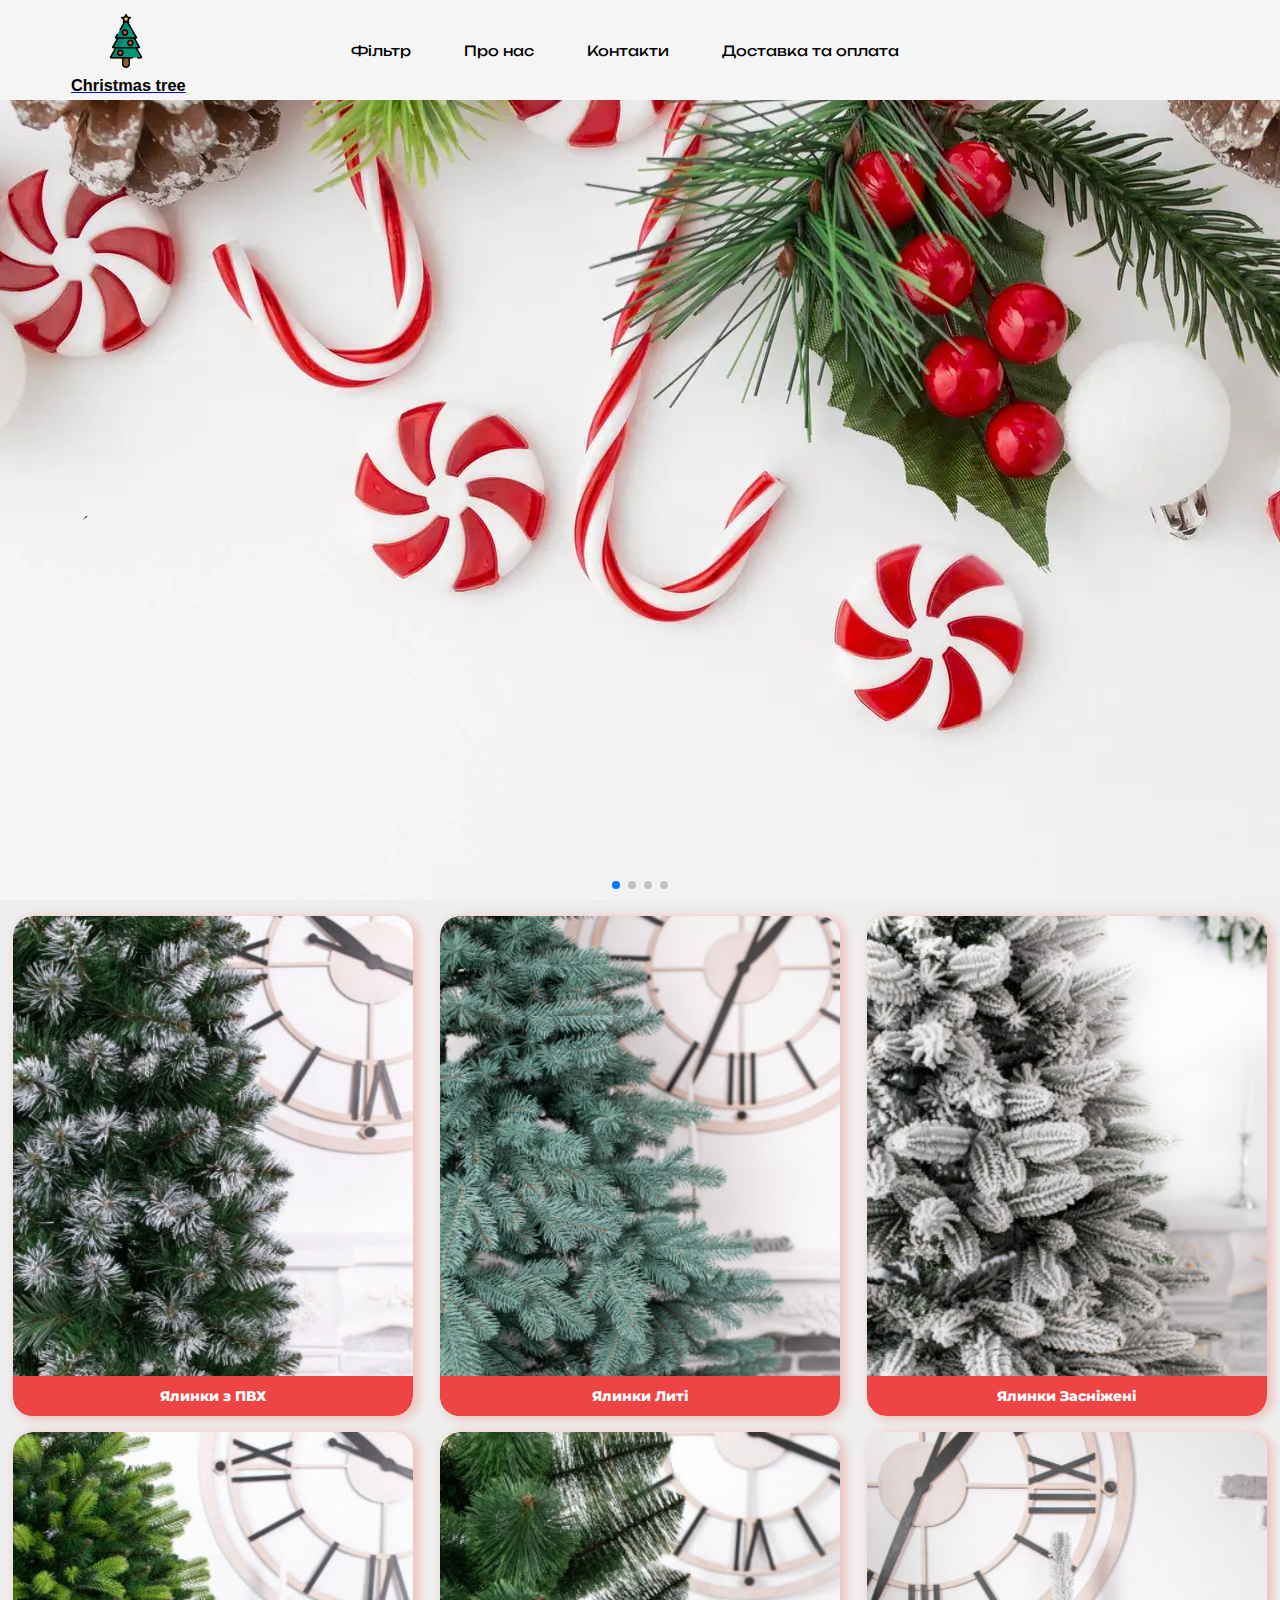
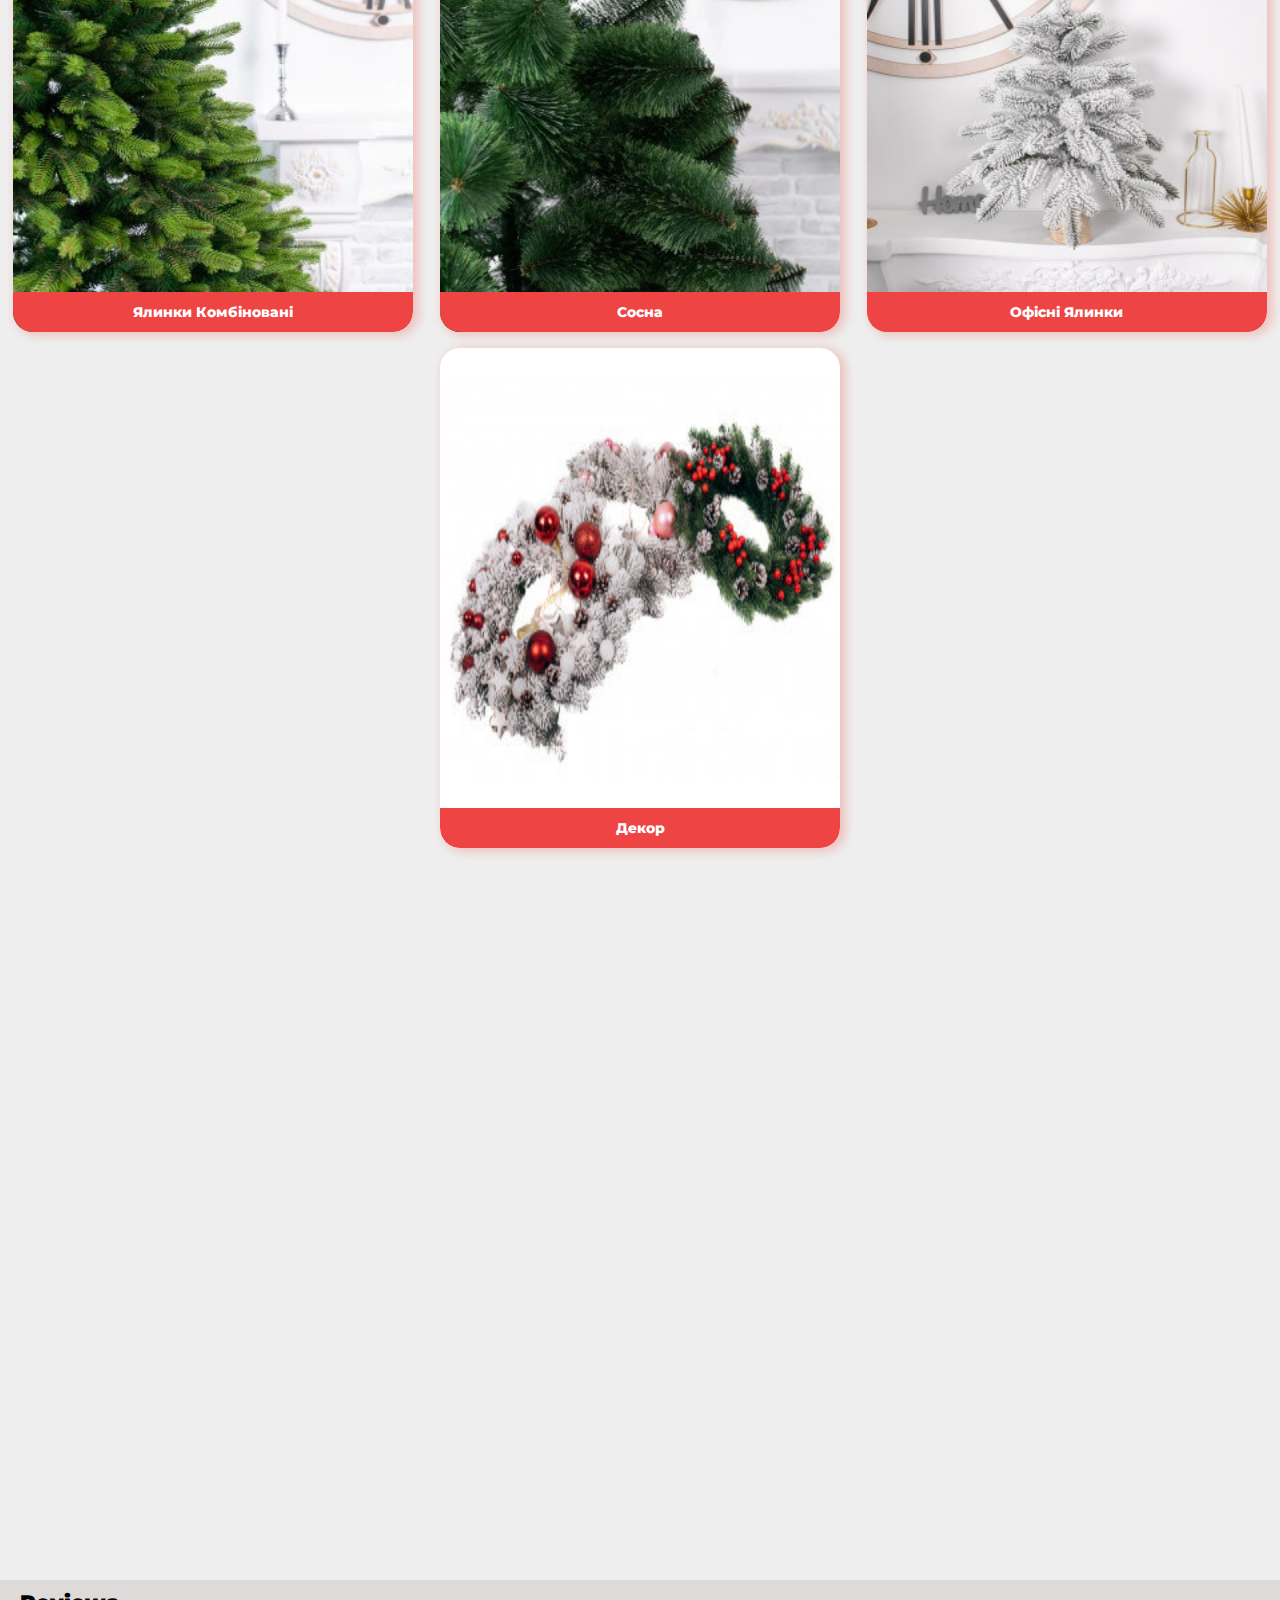
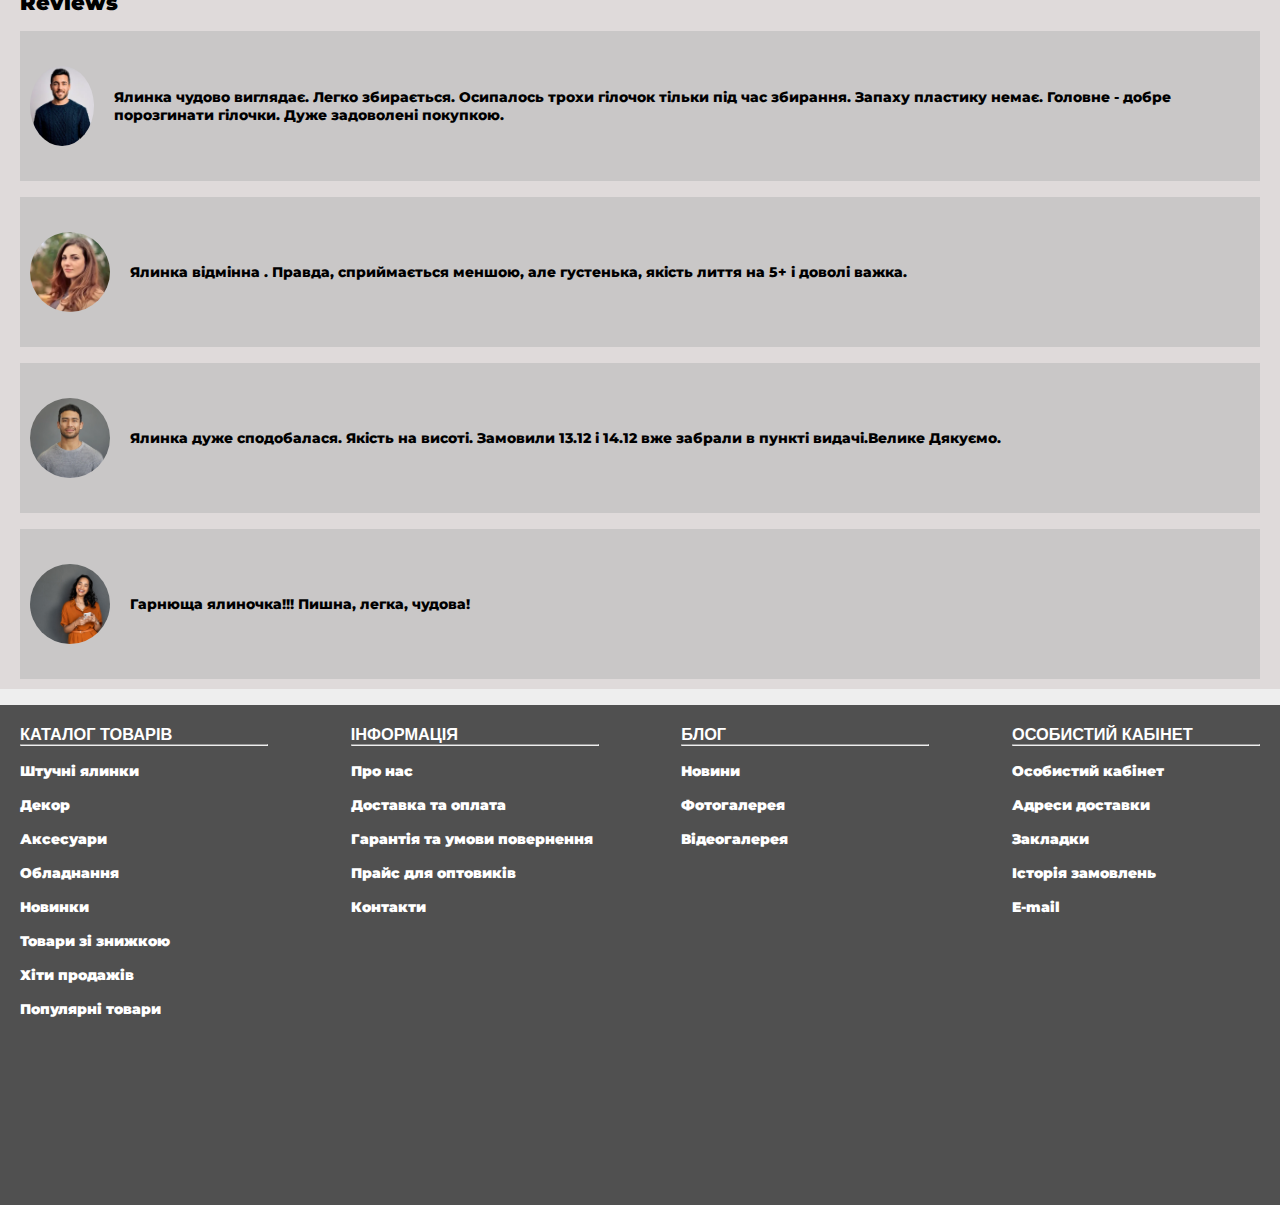
<file: index.html>
<!DOCTYPE html>
<html lang="en">
<head>
    <meta charset="UTF-8">
    <meta http-equiv="X-UA-Compatible" content="IE=edge">
    <meta name="viewport" content="width=device-width, initial-scale=1.0">
    <title>Crismass Trea</title>
    <link rel="stylesheet" href="style.css">
    <link rel="icon" href="./img/TitleLogo.png">
    <script src="https://cdnjs.cloudflare.com/ajax/libs/jquery/3.6.1/jquery.min.js" integrity="sha512-aVKKRRi/Q/YV+4mjoKBsE4x3H+BkegoM/em46NNlCqNTmUYADjBbeNefNxYV7giUp0VxICtqdrbqU7iVaeZNXA==" crossorigin="anonymous" referrerpolicy="no-referrer"></script>
    <meta
    name="viewport"
    content="width=device-width, initial-scale=1, minimum-scale=1, maximum-scale=1"
  />
  <!-- Link Swiper's CSS -->
  <link
    rel="stylesheet"
    href="https://cdn.jsdelivr.net/npm/swiper/swiper-bundle.min.css"
  />
  <link rel="stylesheet" href="https://cdnjs.cloudflare.com/ajax/libs/font-awesome/6.2.1/css/all.min.css" integrity="sha512-MV7K8+y+gLIBoVD59lQIYicR65iaqukzvf/nwasF0nqhPay5w/9lJmVM2hMDcnK1OnMGCdVK+iQrJ7lzPJQd1w==" crossorigin="anonymous" referrerpolicy="no-referrer" />

</head>
<body>
    <div class="wrap">
<div class="header">
 <div class="Logo">
  <a href="index.html">
  <img src="./img/Logo.webp" alt="" class="logo">
      <h3>Christmas tree</h3>
    </a>
 </div>
    <div class="nav">
        <a href="#">Фільтр</a>
        <a href="#">Про нас</a>
        <a href="#">Контакти</a>
        <a href="#">Доставка та оплата</a>
    
    </div>
    <div class="Shopping">
      
      <i class="fa-solid fa-heart heart"></i><div class="hertMath"></div>

                <i class="fa-solid fa-cart-shopping cart" ></i><div class="cartMath"></div>
    </div>
  
</div>
<div class="LikeMenu" id="LikeMenu">
  <div class="LikeMenuTop">
    <h2>Likes:</h2>
    <i class="fa-solid fa-xmark Exit" id="LikeMenuExit"></i>
  </div>
</div>
<div class="FirstScreen">
    <div class="swiper mySwiper">
        <div class="swiper-wrapper">
          <div class="swiper-slide Slide1"><h2>Привіт,що на твою думку є одним з найважливіших елементів декору у різдвяні свята?</h2></div>
          <div class="swiper-slide Slide4"> <h2> <div class="Action">Акція!</div>  З 19 до 31 грудня знижка до - 60% на всі товари нашого магазину</h2></div>
          <div class="swiper-slide Slide3"></div>
          <div class="swiper-slide Slide2"></div>
         
        </div>
        <div class="swiper-pagination"></div>
      </div>
</div>
<br>

<div class="SecondScreen">
  <div class="CatalogBoxesLine">
<div class="CatalogBox ef1" >
  <a href="1Catal.html">
    <img src="./img/FirstCatalImg.webp" alt="">
  </a>
  <div  class="CatalogBoxName ef1">
    Ялинки з ПВХ
  </div>
</div> 
<div class="CatalogBox ef1" >
  <a href="2Catal.html">
  <img src="./img/SecondCatalImg.jpg" alt="">
</a>
  <div class="CatalogBoxName ef1">
Ялинки Литі
  </div>
</div> 
<div class="CatalogBox ef1" >
  <a href="3Catal.html">
  <img src="./img/ThirdCatalImg.jpg" alt="">
</a>
  <div class="CatalogBoxName ef1">
Ялинки Засніжені
  </div>
</div> 
</div>
<br>
<div class="CatalogBoxesLine">
  <div class="CatalogBox ef1" >
    <a href="4Catal.html">
    <img src="./img/FourthCatalImg.webp" alt="">
  </a>
    <div class="CatalogBoxName ef1">
      Ялинки Комбіновані
    </div>
  </div> 
  <div class="CatalogBox ef1" >
    <a href="5Catal.html">
    <img src="./img/FifthCatalImg.webp" alt="">
  </a>

    <div class="CatalogBoxName ef1">
      Сосна
    </div>
  </div> 
  <div class="CatalogBox ef1" >
    <a href="6Catal.html">
    <img src="./img/SixthCatalImg.jpg" alt="">
  </a>
    <div class="CatalogBoxName ef1">
Офісні Ялинки
    </div>
  </div> 
  </div>
  <br>
  <div class="CatalogBoxesLine">
    <div class="CatalogBox ef1" >
      <a href="7Catal.html">
      <img src="./img/SeventhCatalImg.jpg" id="DecImg" alt="">
    </a>
      <div class="CatalogBoxName ef1">
Декор 
      </div>
    </div> 
    </div>
</div>
<br>
<div class="VideoBox">
<iframe src="https://www.youtube.com/embed/JQJhyQNLAy0" title="YouTube video player" frameborder="0" allow="accelerometer; autoplay; clipboard-write; encrypted-media; gyroscope; picture-in-picture" allowfullscreen class="Video"></iframe>
</div>
<br>
<div class="ComentsBox">
  <h2 class="ComentsLogo">Reviews</h2>
  <br>
<div class="comentBox">
  <div class="UserLogo"></div>
  <p>Ялинка чудово виглядає. Легко збирається. Осипалось трохи гілочок тільки під час збирання. Запаху пластику немає. Головне - добре порозгинати гілочки. Дуже задоволені покупкою.</p>
</div>
<br>
<div class="comentBox">
  <div class="UserLogo2"></div>
  <p>Ялинка відмінна . Правда, сприймається меншою, але густенька, якість лиття на 5+ і доволі важка.</p>
</div>
<br>
<div class="comentBox">
  <div class="UserLogo3"></div>
  <p>Ялинка дуже сподобалася. Якість на висоті. Замовили 13.12 і 14.12 вже забрали в пункті видачі.Велике Дякуємо.</p>
</div>
<br>
<div class="comentBox">
  <div class="UserLogo4"></div>
  <p>Гарнюща ялиночка!!! Пишна, легка, чудова!</p>
</div>

</div>
<br>
<div class="footerBox">
<div class="footer">
  <div class="footerItemsBox">
  <div class="FooterItem">
    <h3>КАТАЛОГ ТОВАРІВ</h3>
    <hr>
    <br>
    <a href="">Штучні ялинки</a>
    <br>
    <a href="">Декор</a>
    <br>
    <a href="">Аксесуари</a>
    <br>
    <a href="">Обладнання</a>
    <br>
    <a href="">Новинки</a>
    <br>
    <a href="">Товари зі знижкою</a>
    <br>
    <a href="">Хіти продажів</a>
    <br>
    <a href="">Популярні товари</a>
    <br>
  </div>
  <br>
  <div class="FooterItem">
    <h3>ІНФОРМАЦІЯ</h3>
    <hr>
    <br>
    <a href="">Про нас</a>
    <br>
    <a href="">Доставка та оплата</a>
    <br>
    <a href="">Гарантія та умови повернення</a>
    <br>
    <a href="">Прайс для оптовиків</a>
    <br>
    <a href="">Контакти</a>
    <br>
    <br>
    <div class="socialNetworks">
      <i class="fa-brands fa-facebook-f facebook" ></i>
      <i class="fa-brands fa-instagram instagram"></i>
    </div>
  </div>
  <br>
  <div class="FooterItem">
    <h3>БЛОГ</h3>
    <hr>
    <br>
    <a href="">Новини</a>
    <br>
    <a href="">Фотогалерея</a>
    <br>
    <a href="">Відеогалерея</a>
  </div>
  <br>
  <div class="FooterItem">
    <h3>ОСОБИСТИЙ КАБІНЕТ</h3>
    <hr>
    <br>
    <a href="">Особистий кабінет</a>
    <br>
    <a href="">Адреси доставки</a>
    <br>
    <a href="">Закладки</a>
    <br>
    <a href="">Історія замовлень</a>
    <br>
    <a href="">E-mail </a>
  </div>
</div>
</div>
</div>
    </div>

    <script src="https://cdn.jsdelivr.net/npm/swiper/swiper-bundle.min.js"></script>
    <script src="main.js"></script>

</body>
</html>
</file>
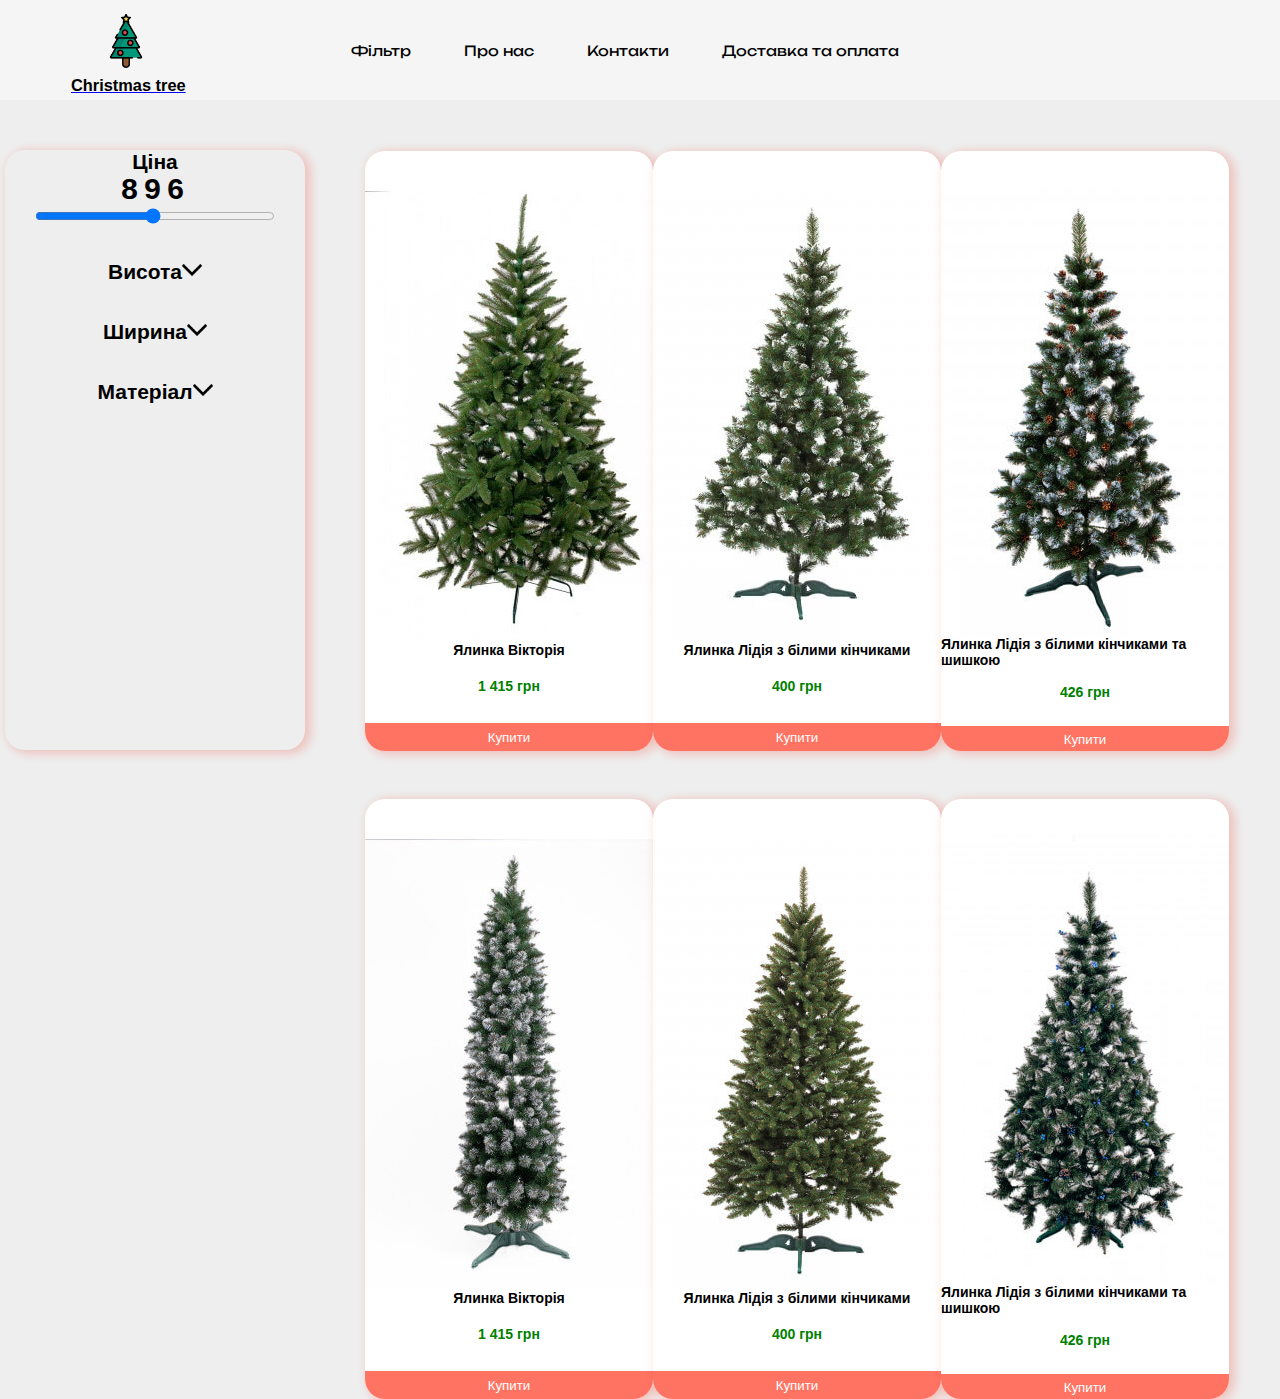
<file: 1Catal.html>
<!DOCTYPE html>
<html lang="en">
<head>
    <meta charset="UTF-8">
    <meta http-equiv="X-UA-Compatible" content="IE=edge">
    <meta name="viewport" content="width=device-width, initial-scale=1.0">
    <title>Ялинки з ПВХ</title>
    <link rel="stylesheet" href="style.css">
    <link rel="stylesheet" href="https://cdnjs.cloudflare.com/ajax/libs/font-awesome/6.2.1/css/all.min.css" integrity="sha512-MV7K8+y+gLIBoVD59lQIYicR65iaqukzvf/nwasF0nqhPay5w/9lJmVM2hMDcnK1OnMGCdVK+iQrJ7lzPJQd1w==" crossorigin="anonymous" referrerpolicy="no-referrer" />
    <script src="https://cdnjs.cloudflare.com/ajax/libs/jquery/3.6.1/jquery.min.js" integrity="sha512-aVKKRRi/Q/YV+4mjoKBsE4x3H+BkegoM/em46NNlCqNTmUYADjBbeNefNxYV7giUp0VxICtqdrbqU7iVaeZNXA==" crossorigin="anonymous" referrerpolicy="no-referrer"></script>
<style>
    @media(max-width: 1440px){
  .ProductBox{
    width: 300px;
    height: 600px;
  }
  .Prisebox{
    width: 300px;
    height: 600px;
  }
}
</style>
</head>
<body>
    <div class="wrap">
        <div class="header">
            <div class="Logo">
                <a href="file:///C:/Users/Oleg/Desktop/Crismas%20Projeckt/index.html">
                <img src="./img/Logo.webp" alt="" class="logo">
                    <h3>Christmas tree</h3>
                  </a>
               </div>
            <div class="nav">
                <a href="#">Фільтр</a>
        <a href="#">Про нас</a>
        <a href="#">Контакти</a>
        <a href="#">Доставка та оплата</a>
            
            </div>
            <div class="Shopping">
                <i class="fa-solid fa-heart heart"></i><div class="hertMath"></div>
                <i class="fa-solid fa-cart-shopping cart" ></i><div class="cartMath"></div>
            </div>
        </div>
        <div class="FirstScreen">
            
            <div class="Prisebox">
                <h2>Ціна</h2>
                <div class="priceBox">
                <label for="speed" class="speedView" id="speedView"></label>
                <input type="range" min="346" max="1466" step="50" id="speed" class="speed">
            </div>
            <br>
            <div class="slide">
                <h2>Висота <img src="./img/arrow.png" alt="" class="arrow" id="arrow1"> <img src="./img/arrow2.png" alt="" class="arrow2" id="arrow2"> </h2>
                <br>
                <div class="slideButtons" id="slideButtons">
                    <div class="SlideButton" id="slB1">3M</div>
                    <div class="SlideButton" id="slB2">2M</div>
                <div class="SlideButton" id="slB3">1M</div>
                </div>
            </div>
            <div class="slide">
                <h2>Ширина <img src="./img/arrow.png" alt="" class="arrow" id="arrow3"> <img src="./img/arrow2.png" alt="" class="arrow2" id="arrow4"> </h2>
                <br>
                <div class="slideButtons" id="slideButtons2">
                    <div class="SlideButton" id="slB3">2M</div>
                    <div class="SlideButton" id="slB4">1M</div>
                <div class="SlideButton" id="slB5">0,5M</div>
                </div>
            </div>
            <div class="slide">
                <h2>Матеріал <img src="./img/arrow.png" alt="" class="arrow" id="arrow3"> <img src="./img/arrow2.png" alt="" class="arrow2" id="arrow4"> </h2>
                <br>
                <div class="slideButtons" id="slideButtons2">
                    <div class="SlideButton" id="slB3">2M</div>
                    <div class="SlideButton" id="slB4">1M</div>
                <div class="SlideButton" id="slB5">0,5M</div>
                </div>
            </div>
            <div class="heightBox">

            </div>
            </div>
            <div class="catalog">
                <div class="ProductLine">
                    <div class="ProductBox" id="ProductBox">
                        <div class="ProductInfo" id="ProductInfo">
                            <div class="ProductInfoTop">
                                <h2> Характеристики:</h2>
                               <i class="fa-solid fa-xmark Exit" id="ExitBut"></i>
                            </div>
                            <br>
                            <p> Висота:1,50</p>
                            <br>
                            <p>Конструкція:Стовбурова</p>
                            <br>
                            <p>Країна-виробник товару:Україна</p>
                            <br>
                            <p>Матеріал:ПВХ</p>
                            <br>
                            <p>Матеріал підставки:Пластикова</p>
                            <br>
                            <p>Матеріал стовбура:Метал</p>
                            <br>
                            <p>Призначення:Інтер'єрні</p>
                            <br>
                            <p>Тип:Ялинки</p>
                            <br>
                            <p>Колір:Зелений</p>
                            <br>
                            <p>Ширина (м):0.92</p>
                            <br>
                            <p>Діаметр гілки (мм):90</p>
                        </div>
                        <div class="HeadtLine"><i class="fa-regular fa-heart ProductBoxheart"></i></div>
                        <img src="./img/Product1.webp" alt="">
                        <p>Ялинка Вікторія</p>
                        <br>
                        <p class="Price">1 415 грн</p>
                        <br>
                        <button class="ProductBoxButton">Купити</button>
                    </div>
                    <div class="ProductBox">
                        <div class="ProductInfo" id="ProductInfo">
                            <div class="ProductInfoTop">
                                <h2> Характеристики:</h2>
                                <i class="fa-solid fa-xmark Exit" id="ExitBut"></i>
                            </div>
                            <br>
                            <p>Вид:З білими кінчиками</p>
                            <br>
                            <p> Висота:1,00</p>
                            <br>
                            <p>Гарантія:24 місяці</p>
                            <br>
                            <p>Конструкція:Стовбурова</p>
                            <br>
                            <p>Країна-виробник товару:Україна</p>
                            <br>
                            <p>Матеріал:ПВХ</p>
                            <br>
                            <p>Матеріал підставки:Пластикова</p>
                            <br>
                            <p>Матеріал стовбура:Метал</p>
                            <br>
                            <p>Призначення:Інтер'єрні</p>
                            <br>
                            <p>Тип:Ялинки</p>
                            <br>
                            <p>Колір:Зелений</p>
                            <br>
                            <p>Ширина (м):0.7</p>
                            <br>
                            <p>Діаметр гілки (мм):70</p>
                        </div>
                        <div class="HeadtLine"><i class="fa-regular fa-heart ProductBoxheart"></i></div>
                        <img src="./img/Product2.webp" alt="">
                        <p>Ялинка Лідія з білими кінчиками</p>
                        <br>
                        <p class="Price">400 грн</p>
                        <br>
                        <button class="ProductBoxButton">Купити</button>
                    </div>
                    <div class="ProductBox">
                        <div class="ProductInfo" id="ProductInfo">
                            <div class="ProductInfoTop">
                                <h2> Характеристики:</h2>
                                <i class="fa-solid fa-xmark Exit" id="ExitBut"></i>
                            </div>
                            <br>
                            <p>Вид:Не засніжені</p>
                            <br>
                            <p> Висота:1,00</p>
                            <br>
                            <p>Гарантія:24 місяці</p>
                            <br>
                            <p>Конструкція:Стовбурова</p>
                            <br>
                            <p>Країна-виробник товару:Україна</p>
                            <br>
                            <p>Матеріал:ПВХ</p>
                            <br>
                            <p>Матеріал підставки:Пластикова</p>
                            <br>
                            <p>Матеріал стовбура:Метал</p>
                            <br>
                            <p>Призначення:Інтер'єрні</p>
                            <br>
                            <p>Тип:Ялинки</p>
                            <br>
                            <p>Колір:Зелений</p>
                            <br>
                            <p>Ширина (м):0.7</p>
                            <br>
                            <p>Діаметр гілки (мм):70</p>
                        </div>
                        <div class="HeadtLine"><i class="fa-regular fa-heart ProductBoxheart"></i></div>
                        <img src="./img/Product3.jpg" alt="">
                        <p>Ялинка Лідія з білими кінчиками та шишкою</p>
                        <br>
                        <p class="Price">426 грн</p>
                        <br>
                        <button class="ProductBoxButton">Купити</button>
                    </div>
                </div>
<br>
<br>
<br>
                <div class="ProductLine">
                    <div class="ProductBox" id="ProductBox">
                        <div class="ProductInfo" id="ProductInfo">
                            <div class="ProductInfoTop">
                                <h2> Характеристики:</h2>
                                <i class="fa-solid fa-xmark Exit" id="ExitBut"></i>
                            </div>
                            <br>
                            <p>Вид:Не Звичайний</p>
                            <br>
                            <p> Висота:1,80</p>
                            <br>
                            <p>Гарантія:24 місяці</p>
                            <br>
                            <p>Конструкція:Стовбурова</p>
                            <br>
                            <p>Країна-виробник товару:Україна</p>
                            <br>
                            <p>Матеріал:ПВХ</p>
                            <br>
                            <p>Матеріал підставки:Пластикова</p>
                            <br>
                            <p>Матеріал стовбура:Метал</p>
                            <br>
                            <p>Призначення:Інтер'єрні</p>
                            <br>
                            <p>Тип:Ялинки</p>
                            <br>
                            <p>Колір:Зелений</p>
                            <br>
                            <p>Ширина (м):0.6</p>
                            <br>
                            <p>Діаметр гілки (мм):70</p>
                        </div>
                        <div class="HeadtLine"><i class="fa-regular fa-heart ProductBoxheart"></i></div>
                        <img src="./img/Product4.jpg" alt="">
                        <p>Ялинка Вікторія</p>
                        <br>
                        <p class="Price">1 415 грн</p>
                        <br>
                        <button class="ProductBoxButton">Купити</button>
                    </div>
                    <div class="ProductBox">
                        <div class="ProductInfo" id="ProductInfo">
                            <div class="ProductInfoTop">
                                <h2> Характеристики:</h2>
                                <i class="fa-solid fa-xmark Exit" id="ExitBut"></i>
                            </div>
                            <br>
                            <p>Вид:Не засніжені</p>
                            <br>
                            <p> Висота:1,00</p>
                            <br>
                            <p>Гарантія:24 місяці</p>
                            <br>
                            <p>Конструкція:Стовбурова</p>
                            <br>
                            <p>Країна-виробник товару:Україна</p>
                            <br>
                            <p>Матеріал:ПВХ</p>
                            <br>
                            <p>Матеріал підставки:Пластикова</p>
                            <br>
                            <p>Матеріал стовбура:Метал</p>
                            <br>
                            <p>Призначення:Інтер'єрні</p>
                            <br>
                            <p>Тип:Ялинки</p>
                            <br>
                            <p>Колір:Зелений</p>
                            <br>
                            <p>Ширина (м):0.64</p>
                            <br>
                            <p>Діаметр гілки (мм):60</p>
                        </div>
                        <div class="HeadtLine"><i class="fa-regular fa-heart ProductBoxheart"></i></div>
                        <img src="./img/Product5.jpg" alt="">
                        <p>Ялинка Лідія з білими кінчиками</p>
                        <br>
                        <p class="Price">400 грн</p>
                        <br>
                        <button class="ProductBoxButton">Купити</button>
                    </div>
                    <div class="ProductBox">
                        <div class="ProductInfo" id="ProductInfo">
                            <div class="ProductInfoTop">
                                <h2> Характеристики:</h2>
                                <i class="fa-solid fa-xmark Exit" id="ExitBut"></i>
                            </div>
                            <br>
                            <p>Вид:З білими кінчиками</p>
                            <br>
                            <p> Висота:1,50/1,80/2,00/2,20/2,50/3,00</p>
                            <br>
                            <p>Гарантія:24 місяці</p>
                            <br>
                            <p>Конструкція:Стовбурова</p>
                            <br>
                            <p>Країна-виробник товару:Україна</p>
                            <br>
                            <p>Матеріал:ПВХ</p>
                            <br>
                            <p>Матеріал підставки:Пластикова</p>
                            <br>
                            <p>Матеріал стовбура:Метал</p>
                            <br>
                            <p>Призначення:Інтер'єрні</p>
                            <br>
                            <p>Тип:Ялинки</p>
                            <br>
                            <p>Колір:Зелений</p>
                            <br>
                            <p>Ширина (м):0,92/1,18/1,24/1,32/1,58/1,82</p>
                        </div>
                        <div class="HeadtLine"><i class="fa-regular fa-heart ProductBoxheart"></i></div>
                        <img src="./img/Product6.jpg" alt="">
                        <p>Ялинка Лідія з білими кінчиками та шишкою</p>
                        <br>
                        <p class="Price">426 грн</p>
                        <br>
                        <button class="ProductBoxButton">Купити</button>
                    </div>
                </div>
                
            </div>
        </div>
    </div>

    <script>
        let speedReading = 896;
speedView.innerHTML = speedReading;

speed.onclick = function () {
    speedView.innerHTML = this.value;
    speedReading = this.value;
}
function formTrigger(state) {
    if (state === 1) {
        place.style.display = 'flex';
        add.style.display = 'none';
        area.style.display = 'none';
        speed.style.display = 'none';
        speedView.style.display = 'none';
    } else {
        place.style.display = 'none';
        add.style.display = 'block';
        area.style.display = 'block';
        speed.style.display = 'block';
        speedView.style.display = 'block';

    }

}
arrow1.onclick = function(){
    arrow1.style.display = 'none';
    arrow2.style.display = 'flex';
    slideButtons.style.display = 'flex';
}
arrow2.onclick = function(){
    arrow2.style.display = 'none';
    arrow1.style.display = 'flex';
    slideButtons.style.display = 'none';
}
slB1.onclick = function(){
    slB1.style.background = 'rgba(240, 29, 6, 0.2)';
    slB1.style.color = 'white';
}
slB2.onclick = function(){
    slB2.style.background = 'rgba(240, 29, 6, 0.2)';
    slB2.style.color = 'white';
}
slB3.onclick = function(){
    slB3.style.background = 'rgba(240, 29, 6, 0.2)';
    slB3.style.color = 'white';
}
let exit = $('.Exit');
$('.Exit').click(function(){
    if(exit == false){
    $('.ProductInfo').css('opacity', '0');
    $('.ProductInfo').css('top', '0')
    }else{
        $('.ProductInfo').css('opacity', '1');
    $('.ProductInfo').css('top', '100%')
    }
})


let likes = 0;
$('.ProductBoxheart').attr('like', false);

$('.ProductBoxheart').click(function (e) {
    let like = $(this).attr('ProductBoxheart');
    if (like == "false") {
        $(this).css('color' , 'rgba(240, 29, 6, 0.2)');
        $(this).attr('ProductBoxheart', true);
        likes--;
    } else {
        $(this).css('color', 'red');
        $(this).attr('ProductBoxheart', false);
        likes++;
    }
    $('.hertMath').css('display','flex')
    $('.hertMath').text(likes);
});

let boughts = 0
$('.ProductBoxButton').attr('Bougth', false);

$('.ProductBoxButton').click(function (e) {
    let like = $(this).attr('ProductBoxButton');
    if (like == "false") {
        $(this).css('background', 'rgba(255, 100, 82, 0.9)');
        $(this).css('color' , 'white');
        $(this).attr('ProductBoxButton', true);
        boughts--;
    } else {
        $(this).css('background', 'rgba(255, 100, 85, 0.8)');
        $(this).css('color', 'black');
        $(this).attr('ProductBoxButton', false);
        boughts++;
    }
    $('.cartMath').css('display','flex')
    $('.cartMath').text(boughts);
});


    </script>
</body>
</html>
</file>
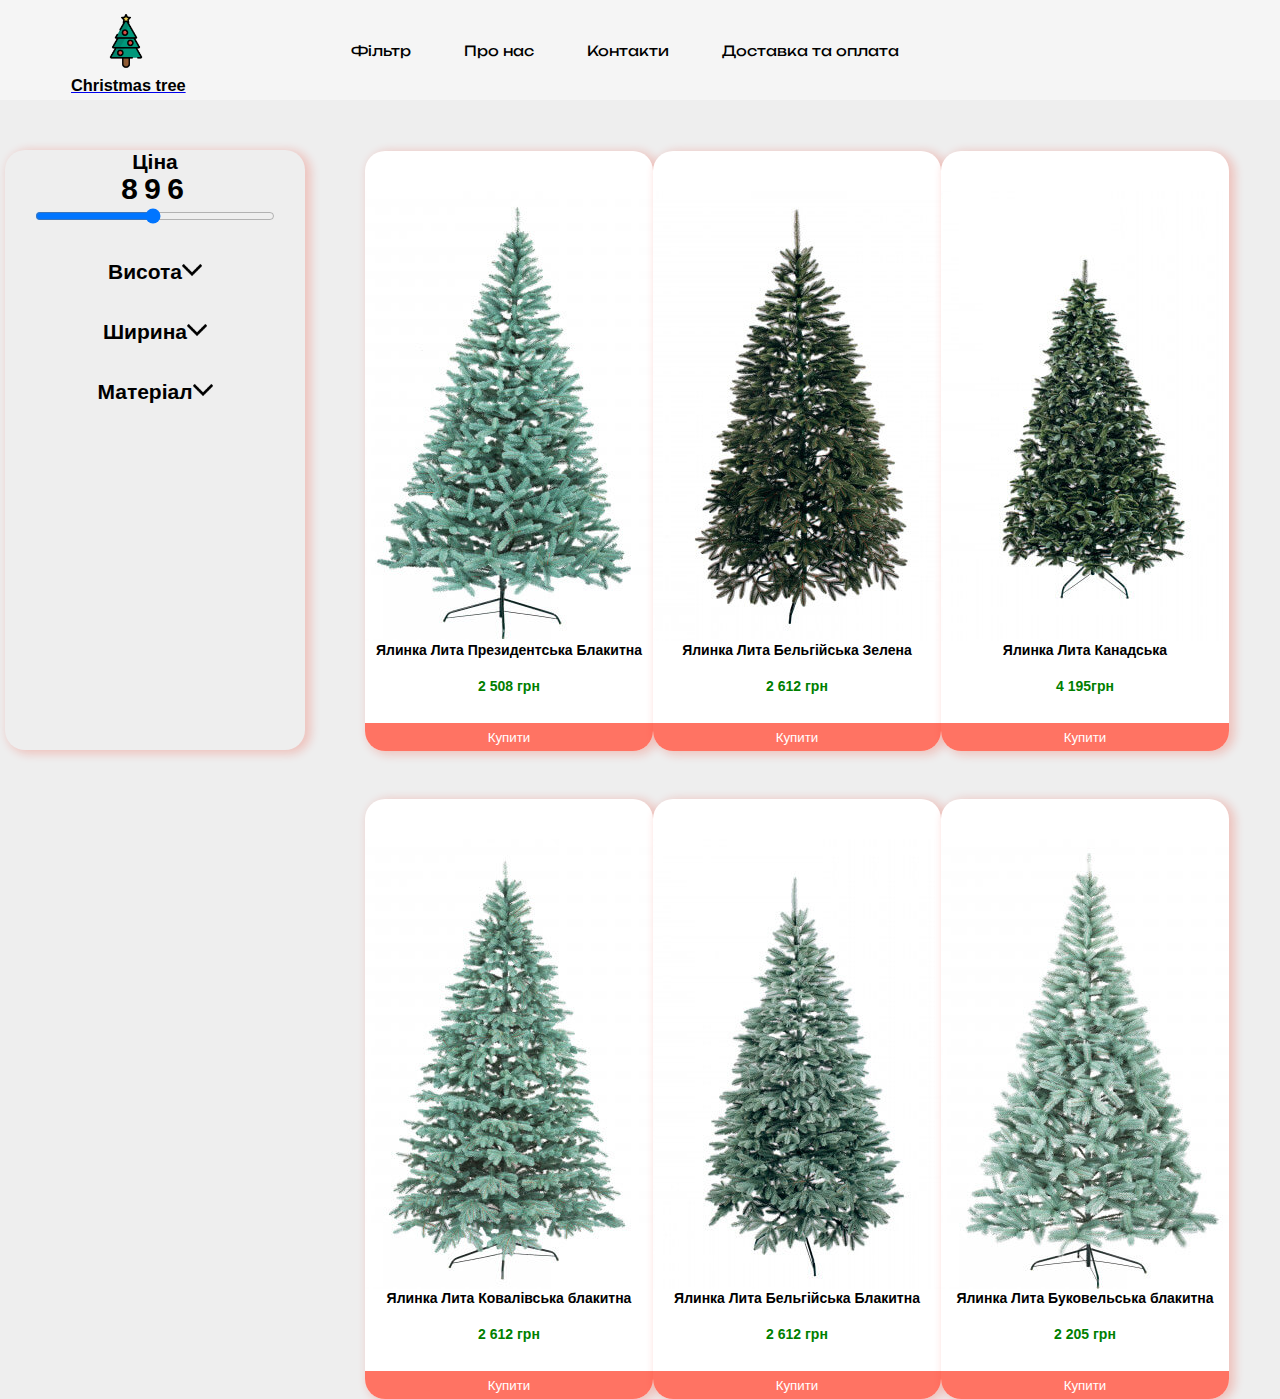
<file: 2Catal.html>
<!DOCTYPE html>
<html lang="en">
<head>
    <meta charset="UTF-8">
    <meta http-equiv="X-UA-Compatible" content="IE=edge">
    <meta name="viewport" content="width=device-width, initial-scale=1.0">
    <title>Ялинки Литі</title>
    <link rel="stylesheet" href="style.css">
    <link rel="stylesheet" href="https://cdnjs.cloudflare.com/ajax/libs/font-awesome/6.2.1/css/all.min.css" integrity="sha512-MV7K8+y+gLIBoVD59lQIYicR65iaqukzvf/nwasF0nqhPay5w/9lJmVM2hMDcnK1OnMGCdVK+iQrJ7lzPJQd1w==" crossorigin="anonymous" referrerpolicy="no-referrer" />
    <script src="https://cdnjs.cloudflare.com/ajax/libs/jquery/3.6.1/jquery.min.js" integrity="sha512-aVKKRRi/Q/YV+4mjoKBsE4x3H+BkegoM/em46NNlCqNTmUYADjBbeNefNxYV7giUp0VxICtqdrbqU7iVaeZNXA==" crossorigin="anonymous" referrerpolicy="no-referrer"></script>
<style>
        @media(max-width: 1440px){
  .ProductBox{
    width: 300px;
    height: 600px;
  }
  .Prisebox{
    width: 300px;
    height: 600px;
  }
}
</style>
</head>
<body>
    <div class="wrap">
        <div class="header">
            <div class="Logo">
                <a href="file:///C:/Users/Oleg/Desktop/Crismas%20Projeckt/index.html">
                <img src="./img/Logo.webp" alt="" class="logo">
                    <h3>Christmas tree</h3>
                  </a>
               </div>
            <div class="nav">
                <a href="#">Фільтр</a>
        <a href="#">Про нас</a>
        <a href="#">Контакти</a>
        <a href="#">Доставка та оплата</a>
            
            </div>
            <div class="Shopping">
                <i class="fa-solid fa-heart heart"></i><div class="hertMath"></div>
                <i class="fa-solid fa-cart-shopping cart" ></i><div class="cartMath"></div>
            </div>
        </div>
        <div class="FirstScreen">
            
            <div class="Prisebox">
                <h2>Ціна</h2>
                <div class="priceBox">
                <label for="speed" class="speedView" id="speedView"></label>
                <input type="range" min="346" max="1466" step="50" id="speed" class="speed">
            </div>
            <br>
            <div class="slide">
                <h2>Висота <img src="./img/arrow.png" alt="" class="arrow" id="arrow1"> <img src="./img/arrow2.png" alt="" class="arrow2" id="arrow2"> </h2>
                <br>
                <div class="slideButtons" id="slideButtons">
                    <div class="SlideButton" id="slB1">3M</div>
                    <div class="SlideButton" id="slB2">2M</div>
                <div class="SlideButton" id="slB3">1M</div>
                </div>
            </div>
            <div class="slide">
                <h2>Ширина <img src="./img/arrow.png" alt="" class="arrow" id="arrow3"> <img src="./img/arrow2.png" alt="" class="arrow2" id="arrow4"> </h2>
                <br>
                <div class="slideButtons" id="slideButtons2">
                    <div class="SlideButton" id="slB3">2M</div>
                    <div class="SlideButton" id="slB4">1M</div>
                <div class="SlideButton" id="slB5">0,5M</div>
                </div>
            </div>
            <div class="slide">
                <h2>Матеріал <img src="./img/arrow.png" alt="" class="arrow" id="arrow3"> <img src="./img/arrow2.png" alt="" class="arrow2" id="arrow4"> </h2>
                <br>
                <div class="slideButtons" id="slideButtons2">
                    <div class="SlideButton" id="slB3">2M</div>
                    <div class="SlideButton" id="slB4">1M</div>
                <div class="SlideButton" id="slB5">0,5M</div>
                </div>
            </div>
            <div class="heightBox">

            </div>
            </div>
            <div class="catalog">
                <div class="ProductLine">
                    <div class="ProductBox" id="ProductBox">
                        <div class="ProductInfo" id="ProductInfo">
                            <div class="ProductInfoTop">
                                <h2> Характеристики:</h2>
                                <i class="fa-solid fa-xmark Exit" id="ExitBut"></i>
                            </div>
                            <br>
                            <p>Вид:Не засніжені</p>
                            <br>
                            <p> Висота:1,50</p>
                            <br>
                            <p>Гарантія: 24 місяці</p>
                            <br>
                            <p>Конструкція:Стовбурова</p>
                            <br>
                            <p>Країна-виробник товару:Україна</p>
                            <br>
                            <p>Матеріал:Литий полімер</p>
                            <br>
                            <p>Матеріал підставки:Пластикова</p>
                            <br>
                            <p>Матеріал стовбура:Метал</p>
                            <br>
                            <p>Призначення:Інтер'єрні</p>
                            <br>
                            <p>Тип:Ялинки</p>
                            <br>
                            <p>Колір:Блакитний</p>
                            <br>
                            <p>Ширина (м):1.10</p>
                            <br>
                            <p>Діаметр гілки (мм):40</p>
                        </div>
                        <div class="HeadtLine"><i class="fa-regular fa-heart ProductBoxheart"></i></div>
                        <img src="./img/Product7.jpg" alt="">
                        <p>Ялинка Лита Президентська Блакитна</p>
                        <br>
                        <p class="Price">2 508 грн</p>
                        <br>
                        <button class="ProductBoxButton">Купити</button>
                    </div>
                    <div class="ProductBox">
                        <div class="ProductInfo" id="ProductInfo">
                            <div class="ProductInfoTop">
                                <h2> Характеристики:</h2>
                                <i class="fa-solid fa-xmark Exit" id="ExitBut"></i>
                            </div>
                            <br>
                            <br>
                            <p>Вид:Не засніжені</p>
                            <br>
                            <p> Висота:1,50</p>
                            <br>
                            <p>Гарантія: 24 місяці</p>
                            <br>
                            <p>Конструкція:Стовбурова</p>
                            <br>
                            <p>Країна-виробник товару:Україна</p>
                            <br>
                            <p>Матеріал:Литий полімер</p>
                            <br>
                            <p>Матеріал підставки:Пластикова</p>
                            <br>
                            <p>Матеріал стовбура:Метал</p>
                            <br>
                            <p>Призначення:Інтер'єрні</p>
                            <br>
                            <p>Тип:Ялинки</p>
                            <br>
                            <p>Колір:Білий</p>
                            <br>
                            <p>Ширина (м):1.0</p>
                            <br>
                            <p>Діаметр гілки (мм):40</p>
                        </div>
                        <div class="HeadtLine"><i class="fa-regular fa-heart ProductBoxheart"></i></div>
                        <img src="./img/Product8.jpg" alt="">
                        <p>Ялинка Лита Бельгійська Зелена </p>
                        <br>
                        <p class="Price">2 612 грн</p>
                        <br>
                        <button class="ProductBoxButton">Купити</button>
                    </div>
                    <div class="ProductBox">
                        <div class="ProductInfo" id="ProductInfo">
                            <div class="ProductInfoTop">
                                <h2> Характеристики:</h2>
                                <i class="fa-solid fa-xmark Exit" id="ExitBut"></i>
                            </div>
                            <br>
                            <p>Вид:Не засніжені</p>
                            <br>
                            <p> Висота:1,50</p>
                            <br>
                            <p>Гарантія:24 місяці</p>
                            <br>
                            <p>Конструкція:Стовбурова</p>
                            <br>
                            <p>Країна-виробник товару:Україна</p>
                            <br>
                            <p>Матеріал:Литий полімер</p>
                            <br>
                            <p>Матеріал підставки:Метал</p>
                            <br>
                            <p>Матеріал стовбура:Метал</p>
                            <br>
                            <p>Призначення:Інтер'єрні</p>
                            <br>
                            <p>Тип:Ялинки</p>
                            <br>
                            <p>Колір:Зелений</p>
                            <br>
                            <p>Ширина (м):1.10/1.28/1.44/1.60/1.80</p>
                            <br>
                            <p>Діаметр гілки (мм):20</p>
                        </div>
                        <div class="HeadtLine"><i class="fa-regular fa-heart ProductBoxheart"></i></div>
                        <img src="./img/Product9.jpg" alt="">
                        <p>Ялинка Лита Канадська </p>
                        <br>
                        <p class="Price">4 195грн</p>
                        <br>
                        <button class="ProductBoxButton">Купити</button>
                    </div>
                </div>
<br>
<br>
<br>
                <div class="ProductLine">
                    <div class="ProductBox" id="ProductBox">
                        <div class="ProductInfo" id="ProductInfo">
                            <div class="ProductInfoTop">
                                <h2> Характеристики:</h2>
                                <i class="fa-solid fa-xmark Exit" id="ExitBut"></i>
                            </div>
                            <br>
                            <p>Вид:Не Звичайний</p>
                            <br>
                            <p> Висота:1,80</p>
                            <br>
                            <p>Гарантія:24 місяці</p>
                            <br>
                            <p>Конструкція:Стовбурова</p>
                            <br>
                            <p>Країна-виробник товару:Україна</p>
                            <br>
                            <p>Матеріал:ПВХ</p>
                            <br>
                            <p>Матеріал підставки:Пластикова</p>
                            <br>
                            <p>Матеріал стовбура:Метал</p>
                            <br>
                            <p>Призначення:Інтер'єрні</p>
                            <br>
                            <p>Тип:Ялинки</p>
                            <br>
                            <p>Колір:Зелений</p>
                            <br>
                            <p>Ширина (м):0.6</p>
                            <br>
                            <p>Діаметр гілки (мм):70</p>
                        </div>
                        <div class="HeadtLine"><i class="fa-regular fa-heart ProductBoxheart"></i></div>
                        <img src="./img/Product10.jpg" alt="">
                        <p>Ялинка Лита Ковалівська блакитна </p>
                        <br>
                        <p class="Price">2 612 грн</p>
                        <br>
                        <button class="ProductBoxButton">Купити</button>
                    </div>
                    <div class="ProductBox">
                        <div class="ProductInfo" id="ProductInfo">
                            <div class="ProductInfoTop">
                                <h2> Характеристики:</h2>
                                <i class="fa-solid fa-xmark Exit" id="ExitBut"></i>
                            </div>
                            <br>
                            <p>Вид:Не засніжені</p>
                            <br>
                            <p> Висота:1,50</p>
                            <br>
                            <p>Гарантія:24 місяці</p>
                            <br>
                            <p>Конструкція:Стовбурова</p>
                            <br>
                            <p>Країна-виробник товару:Україна</p>
                            <br>
                            <p>Матеріал:ПВХ</p>
                            <br>
                            <p>Матеріал підставки:Пластикова</p>
                            <br>
                            <p>Матеріал стовбура:Метал</p>
                            <br>
                            <p>Призначення:Інтер'єрні</p>
                            <br>
                            <p>Тип:Ялинки</p>
                            <br>
                            <p>Колір:Зелений</p>
                            <br>
                            <p>Ширина (м):0.64</p>
                            <br>
                            <p>Діаметр гілки (мм):60</p>
                        </div>
                        <div class="HeadtLine"><i class="fa-regular fa-heart ProductBoxheart"></i></div>
                        <img src="./img/Product11.jpg" alt="">
                        <p>Ялинка Лита Бельгійська Блакитна </p>
                        <br>
                        <p class="Price">2 612 грн</p>
                        <br>
                        <button class="ProductBoxButton">Купити</button>
                    </div>
                    <div class="ProductBox">
                        <div class="ProductInfo" id="ProductInfo">
                            <div class="ProductInfoTop">
                                <h2> Характеристики:</h2>
                                <i class="fa-solid fa-xmark Exit" id="ExitBut"></i>
                            </div>
                            <br>
                            <p>Вид:З білими кінчиками</p>
                            <br>
                            <p> Висота:1,50/1,80/2,00/2,20/2,50/3,00</p>
                            <br>
                            <p>Гарантія:24 місяці</p>
                            <br>
                            <p>Конструкція:Стовбурова</p>
                            <br>
                            <p>Країна-виробник товару:Україна</p>
                            <br>
                            <p>Матеріал:ПВХ</p>
                            <br>
                            <p>Матеріал підставки:Пластикова</p>
                            <br>
                            <p>Матеріал стовбура:Метал</p>
                            <br>
                            <p>Призначення:Інтер'єрні</p>
                            <br>
                            <p>Тип:Ялинки</p>
                            <br>
                            <p>Колір:Зелений</p>
                            <br>
                            <p>Ширина (м):0,92/1,18/1,24/1,32/1,58/1,82</p>
                        </div>
                        <div class="HeadtLine"><i class="fa-regular fa-heart ProductBoxheart"></i></div>
                        <img src="./img/Product12.jpg" alt="">
                        <p>Ялинка Лита Буковельська блакитна </p>
                        <br>
                        <p class="Price">2 205 грн</p>
                        <br>
                        <button class="ProductBoxButton">Купити</button>
                    </div>
                </div>
                
            </div>
        </div>
    </div>

    <script>
        let speedReading = 896;
speedView.innerHTML = speedReading;

speed.onclick = function () {
    speedView.innerHTML = this.value;
    speedReading = this.value;
}
function formTrigger(state) {
    if (state === 1) {
        place.style.display = 'flex';
        add.style.display = 'none';
        area.style.display = 'none';
        speed.style.display = 'none';
        speedView.style.display = 'none';
    } else {
        place.style.display = 'none';
        add.style.display = 'block';
        area.style.display = 'block';
        speed.style.display = 'block';
        speedView.style.display = 'block';

    }

}
arrow1.onclick = function(){
    arrow1.style.display = 'none';
    arrow2.style.display = 'flex';
    slideButtons.style.display = 'flex';
}
arrow2.onclick = function(){
    arrow2.style.display = 'none';
    arrow1.style.display = 'flex';
    slideButtons.style.display = 'none';
}
slB1.onclick = function(){
    slB1.style.background = 'rgba(240, 29, 6, 0.2)';
    slB1.style.color = 'white';
}
slB2.onclick = function(){
    slB2.style.background = 'rgba(240, 29, 6, 0.2)';
    slB2.style.color = 'white';
}
slB3.onclick = function(){
    slB3.style.background = 'rgba(240, 29, 6, 0.2)';
    slB3.style.color = 'white';
}
ExitBut.onclick = function(){
    ProductInfo.style.display = 'none';
}
let exit = $('.Exit');
$('.Exit').click(function(){
    if(exit == false){
    $('.ProductInfo').css('opacity', '0');
    $('.ProductInfo').css('top', '0')
    }else{
        $('.ProductInfo').css('opacity', '1');
    $('.ProductInfo').css('top', '100%')
    }
})

likes = 0;
$('.ProductBoxheart').attr('like', false);

$('.ProductBoxheart').click(function (e) {
    let like = $(this).attr('ProductBoxheart');
    if (like == "false") {
        $(this).css('color' , 'rgba(240, 29, 6, 0.2)');
        $(this).attr('ProductBoxheart', true);
        likes--;
    } else {
        $(this).css('color', 'red');
        $(this).attr('ProductBoxheart', false);
        likes++;
    }
    $('.hertMath').css('display','flex')
    $('.hertMath').text(likes);
});

let boughts = 0
$('.ProductBoxButton').attr('Bougth', false);

$('.ProductBoxButton').click(function (e) {
    let like = $(this).attr('ProductBoxButton');
    if (like == "false") {
        $(this).css('background', 'rgba(255, 100, 82, 0.9)');
        $(this).css('color' , 'white');
        $(this).attr('ProductBoxButton', true);
        boughts--;
    } else {
        $(this).css('background', 'rgba(255, 100, 85, 0.8)');
        $(this).css('color', 'black');
        $(this).attr('ProductBoxButton', false);
        boughts++;
    }
    $('.cartMath').css('display','flex')
    $('.cartMath').text(boughts);
});
    </script>
</body>
</html>
</file>
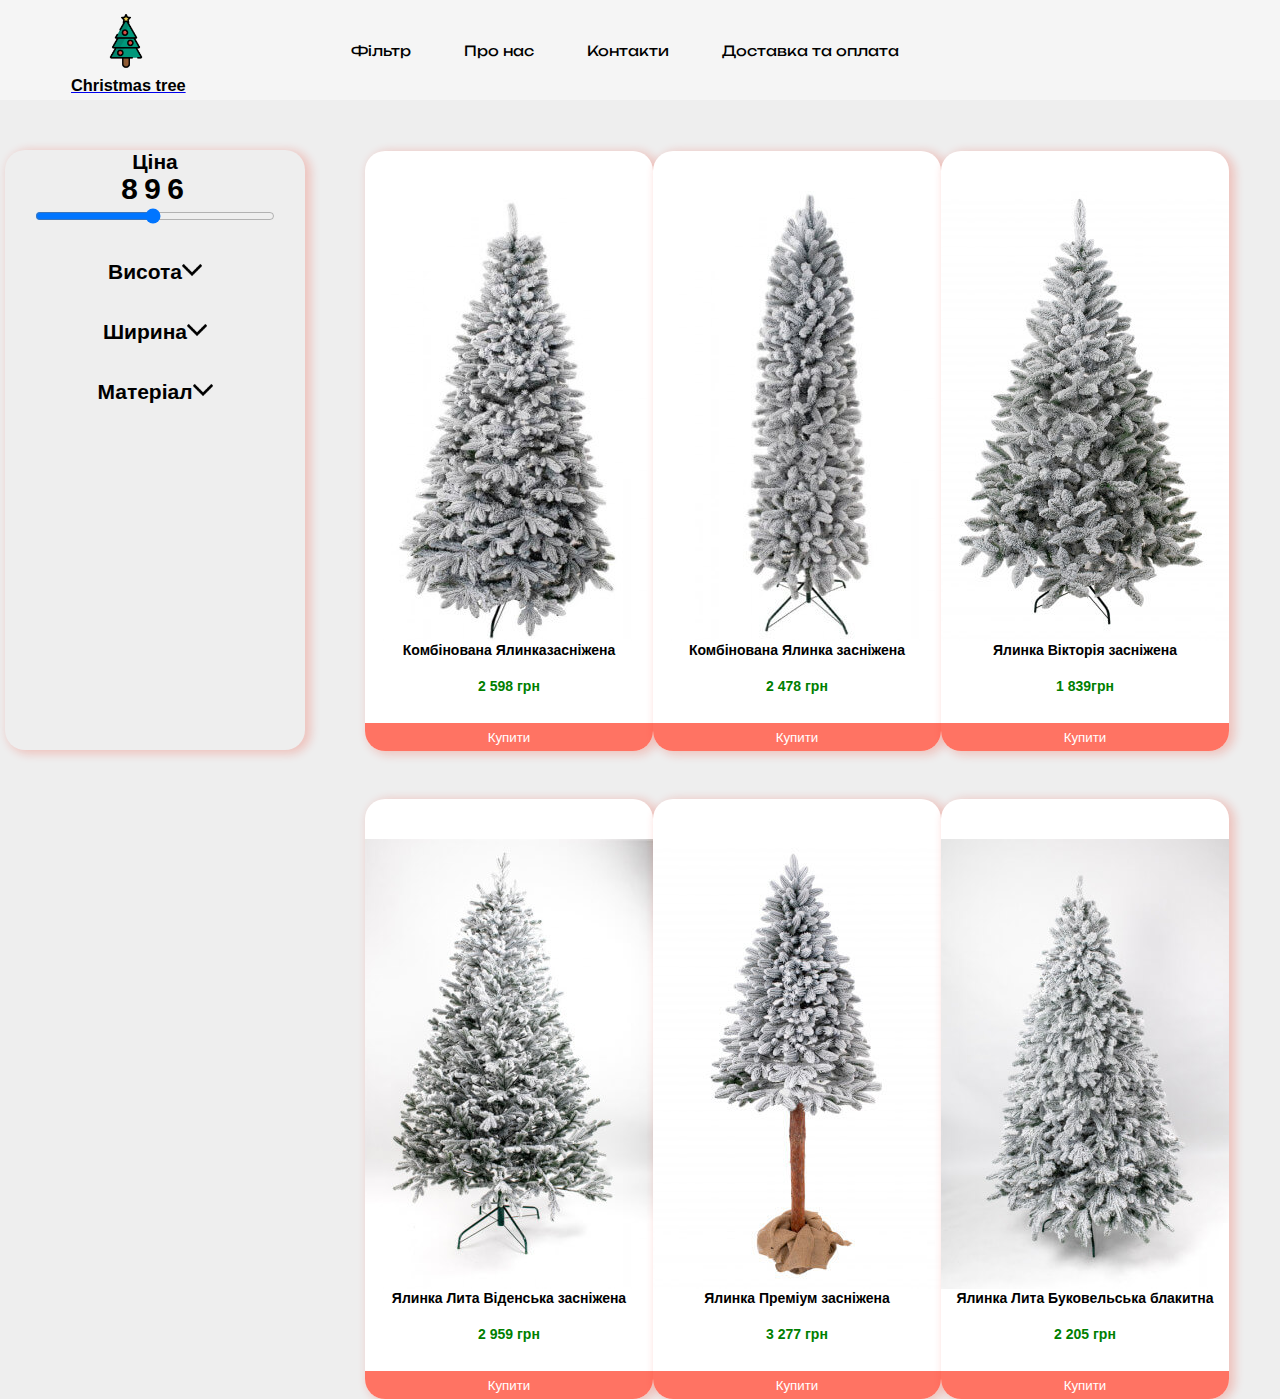
<file: 3Catal.html>
<!DOCTYPE html>
<html lang="en">
<head>
    <meta charset="UTF-8">
    <meta http-equiv="X-UA-Compatible" content="IE=edge">
    <meta name="viewport" content="width=device-width, initial-scale=1.0">
    <title>Ялинки Литі</title>
    <link rel="stylesheet" href="style.css">
    <link rel="stylesheet" href="https://cdnjs.cloudflare.com/ajax/libs/font-awesome/6.2.1/css/all.min.css" integrity="sha512-MV7K8+y+gLIBoVD59lQIYicR65iaqukzvf/nwasF0nqhPay5w/9lJmVM2hMDcnK1OnMGCdVK+iQrJ7lzPJQd1w==" crossorigin="anonymous" referrerpolicy="no-referrer" />
    <script src="https://cdnjs.cloudflare.com/ajax/libs/jquery/3.6.1/jquery.min.js" integrity="sha512-aVKKRRi/Q/YV+4mjoKBsE4x3H+BkegoM/em46NNlCqNTmUYADjBbeNefNxYV7giUp0VxICtqdrbqU7iVaeZNXA==" crossorigin="anonymous" referrerpolicy="no-referrer"></script>
<style>
        @media(max-width: 1440px){
  .ProductBox{
    width: 300px;
    height: 600px;
  }
  .Prisebox{
    width: 300px;
    height: 600px;
  }
}
</style>
</head>
<body>
    <div class="wrap">
        <div class="header">
            <div class="Logo">
                <a href="file:///C:/Users/Oleg/Desktop/Crismas%20Projeckt/index.html">
                <img src="./img/Logo.webp" alt="" class="logo">
                    <h3>Christmas tree</h3>
                  </a>
               </div>
            <div class="nav">
                <a href="#">Фільтр</a>
        <a href="#">Про нас</a>
        <a href="#">Контакти</a>
        <a href="#">Доставка та оплата</a>
            
            </div>
            <div class="Shopping">
                <i class="fa-solid fa-heart heart"></i><div class="hertMath"></div>
                <i class="fa-solid fa-cart-shopping cart" ></i><div class="cartMath"></div>
            </div>
        </div>
        <div class="FirstScreen">
            
            <div class="Prisebox">
                <h2>Ціна</h2>
                <div class="priceBox">
                <label for="speed" class="speedView" id="speedView"></label>
                <input type="range" min="346" max="1466" step="50" id="speed" class="speed">
            </div>
            <br>
            <div class="slide">
                <h2>Висота <img src="./img/arrow.png" alt="" class="arrow" id="arrow1"> <img src="./img/arrow2.png" alt="" class="arrow2" id="arrow2"> </h2>
                <br>
                <div class="slideButtons" id="slideButtons">
                    <div class="SlideButton" id="slB1">3M</div>
                    <div class="SlideButton" id="slB2">2M</div>
                <div class="SlideButton" id="slB3">1M</div>
                </div>
            </div>
            <div class="slide">
                <h2>Ширина <img src="./img/arrow.png" alt="" class="arrow" id="arrow3"> <img src="./img/arrow2.png" alt="" class="arrow2" id="arrow4"> </h2>
                <br>
                <div class="slideButtons" id="slideButtons2">
                    <div class="SlideButton" id="slB3">2M</div>
                    <div class="SlideButton" id="slB4">1M</div>
                <div class="SlideButton" id="slB5">0,5M</div>
                </div>
            </div>
            <div class="slide">
                <h2>Матеріал <img src="./img/arrow.png" alt="" class="arrow" id="arrow3"> <img src="./img/arrow2.png" alt="" class="arrow2" id="arrow4"> </h2>
                <br>
                <div class="slideButtons" id="slideButtons2">
                    <div class="SlideButton" id="slB3">2M</div>
                    <div class="SlideButton" id="slB4">1M</div>
                <div class="SlideButton" id="slB5">0,5M</div>
                </div>
            </div>
            <div class="heightBox">

            </div>
            </div>
            <div class="catalog">
                <div class="ProductLine">
                    <div class="ProductBox" id="ProductBox">
                        <div class="ProductInfo" id="ProductInfo">
                            <div class="ProductInfoTop">
                                <h2> Характеристики:</h2>
                                <i class="fa-solid fa-xmark Exit" id="ExitBut"></i>
                            </div>
                            <br>
                            <p>Вид:Засніжені</p>
                            <br>
                            <p> Висота:1,50</p>
                            <br>
                            <p>Конструкція:Стовбурова</p>
                            <br>
                            <p>Країна-виробник товару:Україна</p>
                            <br>
                            <p>Матеріал:Литий полімер</p>
                            <br>
                            <p>Матеріал підставки:Пластикова</p>
                            <br>
                            <p>Матеріал стовбура:Метал</p>
                            <br>
                            <p>Призначення:Інтер'єрні</p>
                            <br>
                            <p>Тип:Ялинки</p>
                            <br>
                            <p>Колір:Блакитний</p>
                            <br>
                            <p>Ширина (м):1.0</p>
                        </div>
                        <div class="HeadtLine"><i class="fa-regular fa-heart ProductBoxheart"></i></div>
                        <img src="./img/Product13.jpg" alt="">
                        <p>Комбінована Ялинказасніжена </p>
                        <br>
                        <p class="Price">2 598 грн</p>
                        <br>
                        <button class="ProductBoxButton">Купити</button>
                    </div>
                    <div class="ProductBox">
                        <div class="ProductInfo" id="ProductInfo">
                            <div class="ProductInfoTop">
                                <h2> Характеристики:</h2>
                                <i class="fa-solid fa-xmark Exit" id="ExitBut"></i>
                            </div>
                            <br>
                            <br>
                            <p>Вид:Засніжені</p>
                            <br>
                            <p> Висота:1,80</p>
                            <br>
                            <p>Гарантія: 24 місяці</p>
                            <br>
                            <p>Конструкція:Стовбурова</p>
                            <br>
                            <p>Країна-виробник товару:Україна</p>
                            <br>
                            <p>Матеріал:Литий полімер</p>
                            <br>
                            <p>Матеріал підставки:Пластик</p>
                            <br>
                            <p>Матеріал стовбура:Метал</p>
                            <br>
                            <p>Призначення:Інтер'єрні</p>
                            <br>
                            <p>Тип:Ялинки</p>
                            <br>
                            <p>Колір:Білий</p>
                            <br>
                            <p>Ширина (м):0.66</p>
                            <br>
                            <p>Діаметр гілки (мм):20</p>
                        </div>
                        <div class="HeadtLine"><i class="fa-regular fa-heart ProductBoxheart"></i></div>
                        <img src="./img/Product14.jpg" alt="">
                        <p>Комбінована Ялинка  засніжена</p>
                        <br>
                        <p class="Price">2 478 грн</p>
                        <br>
                        <button class="ProductBoxButton">Купити</button>
                    </div>
                    <div class="ProductBox">
                        <div class="ProductInfo" id="ProductInfo">
                            <div class="ProductInfoTop">
                                <h2> Характеристики:</h2>
                                <i class="fa-solid fa-xmark Exit" id="ExitBut"></i>
                            </div>
                            <br>
                            <p>Вид:Засніжені</p>
                            <br>
                            <p> Висота:1,50</p>
                            <br>
                            <p>Гарантія:24 місяці</p>
                            <br>
                            <p>Конструкція:Стовбурова</p>
                            <br>
                            <p>Країна-виробник товару:Україна</p>
                            <br>
                            <p>Матеріал:Литий полімер</p>
                            <br>
                            <p>Матеріал підставки:Пластик</p>
                            <br>
                            <p>Матеріал стовбура:Метал</p>
                            <br>
                            <p>Призначення:Інтер'єрні</p>
                            <br>
                            <p>Тип:Ялинки</p>
                            <br>
                            <p>Колір:Зелений</p>
                            <br>
                            <p>Ширина (м):1.0</p>
                            <br>
                            <p>Діаметр гілки (мм):20</p>
                        </div>
                        <div class="HeadtLine"><i class="fa-regular fa-heart ProductBoxheart"></i></div>
                        <img src="./img/Product15.jpg" alt="">
                        <p>Ялинка Вікторія засніжена </p>
                        <br>
                        <p class="Price">1 839грн</p>
                        <br>
                        <button class="ProductBoxButton">Купити</button>
                    </div>
                </div>
<br>
<br>
<br>
                <div class="ProductLine">
                    <div class="ProductBox" id="ProductBox">
                        <div class="ProductInfo" id="ProductInfo">
                            <div class="ProductInfoTop">
                                <h2> Характеристики:</h2>
                                <i class="fa-solid fa-xmark Exit" id="ExitBut"></i>
                            </div>
                            <br>
                            <p>Вид:Засніжені</p>
                            <br>
                            <p> Висота:1,5M</p>
                            <br>
                            <p>Гарантія:24 місяці</p>
                            <br>
                            <p>Конструкція:Стовбурова</p>
                            <br>
                            <p>Країна-виробник товару:Україна</p>
                            <br>
                            <p>Матеріал:Литий полімер</p>
                            <br>
                            <p>Матеріал підставки:Метал</p>
                            <br>
                            <p>Матеріал стовбура:Метал</p>
                            <br>
                            <p>Призначення:Інтер'єрні</p>
                            <br>
                            <p>Тип:Ялинки</p>
                            <br>
                            <p>Колір:Зелений</p>
                            <br>
                            <p>Ширина (м):1.45</p>
                            <br>
                            <p>Діаметр гілки (мм):25</p>
                        </div>
                        <div class="HeadtLine"><i class="fa-regular fa-heart ProductBoxheart"></i></div>
                        <img src="./img/Product16.jpg" alt="">
                        <p>Ялинка Лита Віденська засніжена </p>
                        <br>
                        <p class="Price">2 959 грн</p>
                        <br>
                        <button class="ProductBoxButton">Купити</button>
                    </div>
                    <div class="ProductBox">
                        <div class="ProductInfo" id="ProductInfo">
                            <div class="ProductInfoTop">
                                <h2> Характеристики:</h2>
                                <i class="fa-solid fa-xmark Exit" id="ExitBut"></i>
                            </div>
                            <br>
                            <p>Вид:Засніжені</p>
                            <br>
                            <p> Висота:1.80м/2.0м/2.20м</p>
                            <br>
                            <p>Гарантія:24 місяці</p>
                            <br>
                            <p>Конструкція:Стовбурова</p>
                            <br>
                            <p>Країна-виробник товару:Україна</p>
                            <br>
                            <p>Матеріал:Литий полімер</p>
                            <br>
                            <p>Призначення:Інтер'єрні</p>
                            <br>
                            <p>Тип:Ялинки</p>
                            <br>
                            <p>Колір:Білий</p>
                            <br>
                            <p>Ширина (м):0.92/0.98/1.06</p>
                            <br>
                            <p>Діаметр гілки (мм):60</p>
                        </div>
                        <div class="HeadtLine"><i class="fa-regular fa-heart ProductBoxheart"></i></div>
                        <img src="./img/Product17.jpg" alt="">
                        <p>Ялинка Преміум засніжена</p>
                        <br>
                        <p class="Price">3 277 грн</p>
                        <br>
                        <button class="ProductBoxButton">Купити</button>
                    </div>
                    <div class="ProductBox">
                        <div class="ProductInfo" id="ProductInfo">
                            <div class="ProductInfoTop">
                                <h2> Характеристики:</h2>
                                <i class="fa-solid fa-xmark Exit" id="ExitBut"></i>
                            </div>
                            <br>
                            <p>Вид:Засніжені</p>
                            <br>
                            <p> Висота:1,50</p>
                            <br>
                            <p>Гарантія:24 місяці</p>
                            <br>
                            <p>Конструкція:Стовбурова</p>
                            <br>
                            <p>Країна-виробник товару:Україна</p>
                            <br>
                            <p>Матеріал:Литий полімер</p>
                            <br>
                            <p>Матеріал підставки:Метал</p>
                            <br>
                            <p>Матеріал стовбура:Метал</p>
                            <br>
                            <p>Призначення:Інтер'єрні</p>
                            <br>
                            <p>Тип:Ялинки</p>
                            <br>
                            <p>Колір:Зелений</p>
                            <br>
                            <p>Діаметр гілки (мм):40</p>
                        </div>
                        <div class="HeadtLine"><i class="fa-regular fa-heart ProductBoxheart"></i></div>
                        <img src="./img/Product18.jpg" alt="">
                        <p>Ялинка Лита Буковельська блакитна </p>
                        <br>
                        <p class="Price">2 205 грн</p>
                        <br>
                        <button class="ProductBoxButton">Купити</button>
                    </div>
                </div>
                
            </div>
        </div>
    </div>

    <script>
        let speedReading = 896;
speedView.innerHTML = speedReading;

speed.onclick = function () {
    speedView.innerHTML = this.value;
    speedReading = this.value;
}
function formTrigger(state) {
    if (state === 1) {
        place.style.display = 'flex';
        add.style.display = 'none';
        area.style.display = 'none';
        speed.style.display = 'none';
        speedView.style.display = 'none';
    } else {
        place.style.display = 'none';
        add.style.display = 'block';
        area.style.display = 'block';
        speed.style.display = 'block';
        speedView.style.display = 'block';

    }

}
arrow1.onclick = function(){
    arrow1.style.display = 'none';
    arrow2.style.display = 'flex';
    slideButtons.style.display = 'flex';
}
arrow2.onclick = function(){
    arrow2.style.display = 'none';
    arrow1.style.display = 'flex';
    slideButtons.style.display = 'none';
}
slB1.onclick = function(){
    slB1.style.background = 'rgba(240, 29, 6, 0.2)';
    slB1.style.color = 'white';
}
slB2.onclick = function(){
    slB2.style.background = 'rgba(240, 29, 6, 0.2)';
    slB2.style.color = 'white';
}
slB3.onclick = function(){
    slB3.style.background = 'rgba(240, 29, 6, 0.2)';
    slB3.style.color = 'white';
}
ExitBut.onclick = function(){
    ProductInfo.style.display = 'none';
}
let exit = $('.Exit');
$('.Exit').click(function(){
    if(exit == false){
    $('.ProductInfo').css('opacity', '0');
    $('.ProductInfo').css('top', '0')
    }else{
        $('.ProductInfo').css('opacity', '1');
    $('.ProductInfo').css('top', '100%')
    }
})

likes = 0;
$('.ProductBoxheart').attr('like', false);

$('.ProductBoxheart').click(function (e) {
    let like = $(this).attr('ProductBoxheart');
    if (like == "false") {
        $(this).css('color' , 'rgba(240, 29, 6, 0.2)');
        $(this).attr('ProductBoxheart', true);
        likes--;
    } else {
        $(this).css('color', 'red');
        $(this).attr('ProductBoxheart', false);
        likes++;
    }
    $('.hertMath').css('display','flex')
    $('.hertMath').text(likes);
});

let boughts = 0
$('.ProductBoxButton').attr('Bougth', false);

$('.ProductBoxButton').click(function (e) {
    let like = $(this).attr('ProductBoxButton');
    if (like == "false") {
        $(this).css('background', 'rgba(255, 100, 82, 0.9)');
        $(this).css('color' , 'white');
        $(this).attr('ProductBoxButton', true);
        boughts--;
    } else {
        $(this).css('background', 'rgba(255, 100, 85, 0.8)');
        $(this).css('color', 'black');
        $(this).attr('ProductBoxButton', false);
        boughts++;
    }
    $('.cartMath').css('display','flex')
    $('.cartMath').text(boughts);
});
    </script>
</body>
</html>
</file>
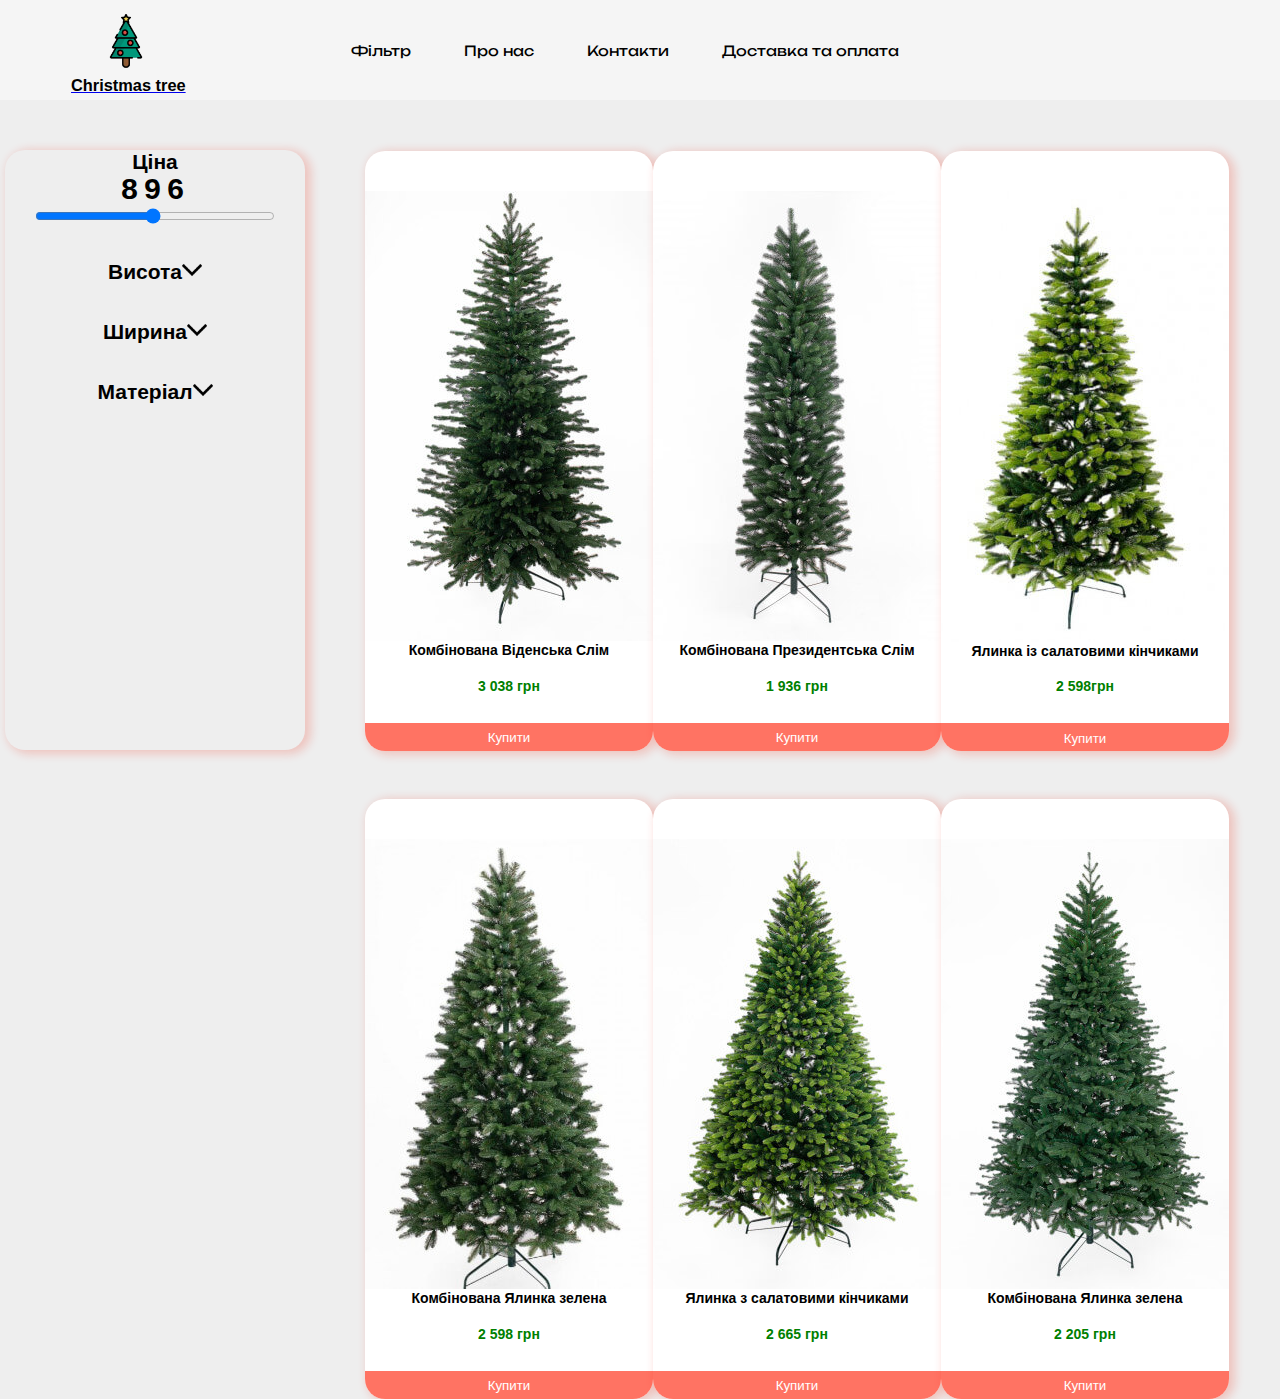
<file: 4Catal.html>
<!DOCTYPE html>
<html lang="en">
<head>
    <meta charset="UTF-8">
    <meta http-equiv="X-UA-Compatible" content="IE=edge">
    <meta name="viewport" content="width=device-width, initial-scale=1.0">
    <title>Ялинки Комбіновані</title>
    <link rel="stylesheet" href="style.css">
    <link rel="stylesheet" href="https://cdnjs.cloudflare.com/ajax/libs/font-awesome/6.2.1/css/all.min.css" integrity="sha512-MV7K8+y+gLIBoVD59lQIYicR65iaqukzvf/nwasF0nqhPay5w/9lJmVM2hMDcnK1OnMGCdVK+iQrJ7lzPJQd1w==" crossorigin="anonymous" referrerpolicy="no-referrer" />
    <script src="https://cdnjs.cloudflare.com/ajax/libs/jquery/3.6.1/jquery.min.js" integrity="sha512-aVKKRRi/Q/YV+4mjoKBsE4x3H+BkegoM/em46NNlCqNTmUYADjBbeNefNxYV7giUp0VxICtqdrbqU7iVaeZNXA==" crossorigin="anonymous" referrerpolicy="no-referrer"></script>
<style>
        @media(max-width: 1440px){
  .ProductBox{
    width: 300px;
    height: 600px;
  }
  .Prisebox{
    width: 300px;
    height: 600px;
  }
}
</style>
</head>
<body>
    <div class="wrap">
        <div class="header">
            <div class="Logo">
                <a href="file:///C:/Users/Oleg/Desktop/Crismas%20Projeckt/index.html">
                <img src="./img/Logo.webp" alt="" class="logo">
                    <h3>Christmas tree</h3>
                  </a>
               </div>
            <div class="nav">
                <a href="#">Фільтр</a>
        <a href="#">Про нас</a>
        <a href="#">Контакти</a>
        <a href="#">Доставка та оплата</a>
            
            </div>
            <div class="Shopping">
                <i class="fa-solid fa-heart heart"></i><div class="hertMath"></div>
                <i class="fa-solid fa-cart-shopping cart" ></i><div class="cartMath"></div>
            </div>
        </div>
        <div class="FirstScreen">
            
            <div class="Prisebox">
                <h2>Ціна</h2>
                <div class="priceBox">
                <label for="speed" class="speedView" id="speedView"></label>
                <input type="range" min="346" max="1466" step="50" id="speed" class="speed">
            </div>
            <br>
            <div class="slide">
                <h2>Висота <img src="./img/arrow.png" alt="" class="arrow" id="arrow1"> <img src="./img/arrow2.png" alt="" class="arrow2" id="arrow2"> </h2>
                <br>
                <div class="slideButtons" id="slideButtons">
                    <div class="SlideButton" id="slB1">3M</div>
                    <div class="SlideButton" id="slB2">2M</div>
                <div class="SlideButton" id="slB3">1M</div>
                </div>
            </div>
            <div class="slide">
                <h2>Ширина <img src="./img/arrow.png" alt="" class="arrow" id="arrow3"> <img src="./img/arrow2.png" alt="" class="arrow2" id="arrow4"> </h2>
                <br>
                <div class="slideButtons" id="slideButtons2">
                    <div class="SlideButton" id="slB3">2M</div>
                    <div class="SlideButton" id="slB4">1M</div>
                <div class="SlideButton" id="slB5">0,5M</div>
                </div>
            </div>
            <div class="slide">
                <h2>Матеріал <img src="./img/arrow.png" alt="" class="arrow" id="arrow3"> <img src="./img/arrow2.png" alt="" class="arrow2" id="arrow4"> </h2>
                <br>
                <div class="slideButtons" id="slideButtons2">
                    <div class="SlideButton" id="slB3">2M</div>
                    <div class="SlideButton" id="slB4">1M</div>
                <div class="SlideButton" id="slB5">0,5M</div>
                </div>
            </div>
            <div class="heightBox">

            </div>
            </div>
            <div class="catalog">
                <div class="ProductLine">
                    <div class="ProductBox" id="ProductBox">
                        <div class="ProductInfo" id="ProductInfo">
                            <div class="ProductInfoTop">
                                <h2> Характеристики:</h2>
                                <i class="fa-solid fa-xmark Exit" id="ExitBut"></i>
                            </div>
                            <br>
                            <p>Вид:Не засніжені</p>
                            <br>
                            <p> Висота:1,80</p>
                            <br>
                            <p>Конструкція:Стовбурова</p>
                            <br>
                            <p>Країна-виробник товару:Україна</p>
                            <br>
                            <p>Матеріал:Литий полімер</p>
                            <br>
                            <p>Матеріал підставки:Пластикова</p>
                            <br>
                            <p>Матеріал стовбура:Метал</p>
                            <br>
                            <p>Призначення:Інтер'єрні</p>
                            <br>
                            <p>Тип:Ялинки</p>
                            <br>
                            <p>Колір:Блакитний</p>
                            <br>
                            <p>Ширина (м):1.10</p>
                        </div>
                        <div class="HeadtLine"><i class="fa-regular fa-heart ProductBoxheart"></i></div>
                        <img src="./img/Product19.jpg" alt="">
                        <p>Комбінована Віденська Слім</p>
                        <br>
                        <p class="Price">3 038 грн</p>
                        <br>
                        <button class="ProductBoxButton">Купити</button>
                    </div>
                    <div class="ProductBox">
                        <div class="ProductInfo" id="ProductInfo">
                            <div class="ProductInfoTop">
                                <h2> Характеристики:</h2>
                                <i class="fa-solid fa-xmark Exit" id="ExitBut"></i>
                            </div>
                            <br>
                            <br>
                            <p>Вид:Не засніжені</p>
                            <br>
                            <p> Висота:1,80</p>
                            <br>
                            <p>Гарантія: 24 місяці</p>
                            <br>
                            <p>Конструкція:Стовбурова</p>
                            <br>
                            <p>Країна-виробник товару:Україна</p>
                            <br>
                            <p>Матеріал:Литий полімер</p>
                            <br>
                            <p>Матеріал підставки:Пластик</p>
                            <br>
                            <p>Матеріал стовбура:Метал</p>
                            <br>
                            <p>Призначення:Інтер'єрні</p>
                            <br>
                            <p>Тип:Ялинки</p>
                            <br>
                            <p>Колір:Білий</p>
                            <br>
                            <p>Ширина (м):0.66</p>
                            <br>
                            <p>Діаметр гілки (мм):20</p>
                        </div>
                        <div class="HeadtLine"><i class="fa-regular fa-heart ProductBoxheart"></i></div>
                        <img src="./img/Product20.jpg" alt="">
                        <p>Комбінована Президентська Слім </p>
                        <br>
                        <p class="Price">1 936 грн</p>
                        <br>
                        <button class="ProductBoxButton">Купити</button>
                    </div>
                    <div class="ProductBox">
                        <div class="ProductInfo" id="ProductInfo">
                            <div class="ProductInfoTop">
                                <h2> Характеристики:</h2>
                                <i class="fa-solid fa-xmark Exit" id="ExitBut"></i>
                            </div>
                            <br>
                            <p>Вид:Не засніжені</p>
                            <br>
                            <p> Висота:1,50</p>
                            <br>
                            <p>Гарантія:24 місяці</p>
                            <br>
                            <p>Конструкція:Стовбурова</p>
                            <br>
                            <p>Країна-виробник товару:Україна</p>
                            <br>
                            <p>Матеріал:Литий полімер</p>
                            <br>
                            <p>Матеріал підставки:Метал</p>
                            <br>
                            <p>Матеріал стовбура:Метал</p>
                            <br>
                            <p>Призначення:Інтер'єрні</p>
                            <br>
                            <p>Тип:Ялинки</p>
                            <br>
                            <p>Колір:Зелений</p>
                            <br>
                            <p>Ширина (м):1.0</p>
                            <br>
                            <p>Діаметр гілки (мм):40</p>
                        </div>
                        <div class="HeadtLine"><i class="fa-regular fa-heart ProductBoxheart"></i></div>
                        <img src="./img/Product21.jpg" alt="">
                        <p> Ялинка із салатовими кінчиками</p>
                        <br>
                        <p class="Price">2 598грн</p>
                        <br>
                        <button class="ProductBoxButton">Купити</button>
                    </div>
                </div>
<br>
<br>
<br>
                <div class="ProductLine">
                    <div class="ProductBox" id="ProductBox">
                        <div class="ProductInfo" id="ProductInfo">
                            <div class="ProductInfoTop">
                                <h2> Характеристики:</h2>
                                <i class="fa-solid fa-xmark Exit" id="ExitBut"></i>
                            </div>
                            <br>
                            <p>Вид:Не засніжені</p>
                            <br>
                            <p> Висота:1,5M</p>
                            <br>
                            <p>Гарантія:24 місяці</p>
                            <br>
                            <p>Конструкція:Стовбурова</p>
                            <br>
                            <p>Країна-виробник товару:Україна</p>
                            <br>
                            <p>Матеріал:Литий полімер</p>
                            <br>
                            <p>Матеріал підставки:Метал</p>
                            <br>
                            <p>Матеріал стовбура:Метал</p>
                            <br>
                            <p>Призначення:Інтер'єрні</p>
                            <br>
                            <p>Тип:Ялинки</p>
                            <br>
                            <p>Колір:Зелений</p>
                            <br>
                            <p>Ширина (м):0.93</p>
                            <br>
                            <p>Діаметр гілки (мм):40</p>
                        </div>
                        <div class="HeadtLine"><i class="fa-regular fa-heart ProductBoxheart"></i></div>
                        <img src="./img/Product22.jpg" alt="">
                        <p>Комбінована Ялинка зелена</p>
                        <br>
                        <p class="Price">2 598 грн</p>
                        <br>
                        <button class="ProductBoxButton">Купити</button>
                    </div>
                    <div class="ProductBox">
                        <div class="ProductInfo" id="ProductInfo">
                            <div class="ProductInfoTop">
                                <h2> Характеристики:</h2>
                                <i class="fa-solid fa-xmark Exit" id="ExitBut"></i>
                            </div>
                            <br>
                            <p>Вид:Не засніжені</p>
                            <br>
                            <p> Висота:1.80м<p>
                            <br>
                            <p>Гарантія:24 місяці</p>
                            <br>
                            <p>Конструкція:Стовбурова</p>
                            <br>
                            <p>Країна-виробник товару:Україна</p>
                            <br>
                            <p>Матеріал:Литий полімер</p>
                            <br>
                            <p>Призначення:Інтер'єрні</p>
                            <br>
                            <p>Тип:Ялинки</p>
                            <br>
                            <p>Колір:Зелений</p>
                            <br>
                            <p>Ширина (м):1.10</p>
                            <br>
                            <p>Діаметр гілки (мм):20</p>
                        </div>
                        <div class="HeadtLine"><i class="fa-regular fa-heart ProductBoxheart"></i></div>
                        <img src="./img/Product23.jpg" alt="">
                        <p> Ялинка з салатовими кінчиками</p>
                        <br>
                        <p class="Price">2 665 грн</p>
                        <br>
                        <button class="ProductBoxButton">Купити</button>
                    </div>
                    <div class="ProductBox">
                        <div class="ProductInfo" id="ProductInfo">
                            <div class="ProductInfoTop">
                                <h2> Характеристики:</h2>
                                <i class="fa-solid fa-xmark Exit" id="ExitBut"></i>
                            </div>
                            <br>
                            <p>Вид:Не засніжена</p>
                            <br>
                            <p> Висота:1,50</p>
                            <br>
                            <p>Гарантія:24 місяці</p>
                            <br>
                            <p>Конструкція:Стовбурова</p>
                            <br>
                            <p>Країна-виробник товару:Україна</p>
                            <br>
                            <p>Матеріал:Литий полімер</p>
                            <br>
                            <p>Матеріал підставки:Метал</p>
                            <br>
                            <p>Матеріал стовбура:Метал</p>
                            <br>
                            <p>Призначення:Інтер'єрні</p>
                            <br>
                            <p>Тип:Ялинки</p>
                            <br>
                            <p>Колір:Зелений</p>
                            <br>
                            <p>Діаметр гілки (мм):20</p>
                        </div>
                        <div class="HeadtLine"><i class="fa-regular fa-heart ProductBoxheart"></i></div>
                        <img src="./img/Product24.jpg" alt="">
                        <p>Комбінована Ялинка зелена</p>
                        <br>
                        <p class="Price">2 205 грн</p>
                        <br>
                        <button class="ProductBoxButton">Купити</button>
                    </div>
                </div>
                
            </div>
        </div>
    </div>

    <script>
        let speedReading = 896;
speedView.innerHTML = speedReading;

speed.onclick = function () {
    speedView.innerHTML = this.value;
    speedReading = this.value;
}
function formTrigger(state) {
    if (state === 1) {
        place.style.display = 'flex';
        add.style.display = 'none';
        area.style.display = 'none';
        speed.style.display = 'none';
        speedView.style.display = 'none';
    } else {
        place.style.display = 'none';
        add.style.display = 'block';
        area.style.display = 'block';
        speed.style.display = 'block';
        speedView.style.display = 'block';

    }

}
arrow1.onclick = function(){
    arrow1.style.display = 'none';
    arrow2.style.display = 'flex';
    slideButtons.style.display = 'flex';
}
arrow2.onclick = function(){
    arrow2.style.display = 'none';
    arrow1.style.display = 'flex';
    slideButtons.style.display = 'none';
}
slB1.onclick = function(){
    slB1.style.background = 'rgba(240, 29, 6, 0.2)';
    slB1.style.color = 'white';
}
slB2.onclick = function(){
    slB2.style.background = 'rgba(240, 29, 6, 0.2)';
    slB2.style.color = 'white';
}
slB3.onclick = function(){
    slB3.style.background = 'rgba(240, 29, 6, 0.2)';
    slB3.style.color = 'white';
}
ExitBut.onclick = function(){
    ProductInfo.style.display = 'none';
}
likes = 0;
$('.ProductBoxheart').attr('like', false);

$('.ProductBoxheart').click(function (e) {
    let like = $(this).attr('ProductBoxheart');
    if (like == "false") {
        $(this).css('color' , 'rgba(240, 29, 6, 0.2)');
        $(this).attr('ProductBoxheart', true);
        likes--;
    } else {
        $(this).css('color', 'red');
        $(this).attr('ProductBoxheart', false);
        likes++;
    }
    $('.hertMath').css('display','flex')
    $('.hertMath').text(likes);
});

let boughts = 0
$('.ProductBoxButton').attr('Bougth', false);

$('.ProductBoxButton').click(function (e) {
    let like = $(this).attr('ProductBoxButton');
    if (like == "false") {
        $(this).css('background', 'rgba(255, 100, 82, 0.9)');
        $(this).css('color' , 'white');
        $(this).attr('ProductBoxButton', true);
        boughts--;
    } else {
        $(this).css('background', 'rgba(255, 100, 85, 0.8)');
        $(this).css('color', 'black');
        $(this).attr('ProductBoxButton', false);
        boughts++;
    }
    $('.cartMath').css('display','flex')
    $('.cartMath').text(boughts);
});
let exit = $('.Exit');
$('.Exit').click(function(){
    if(exit == false){
    $('.ProductInfo').css('opacity', '0');
    $('.ProductInfo').css('top', '0')
    }else{
        $('.ProductInfo').css('opacity', '1');
    $('.ProductInfo').css('top', '100%')
    }
})
    </script>
</body>
</html>
</file>
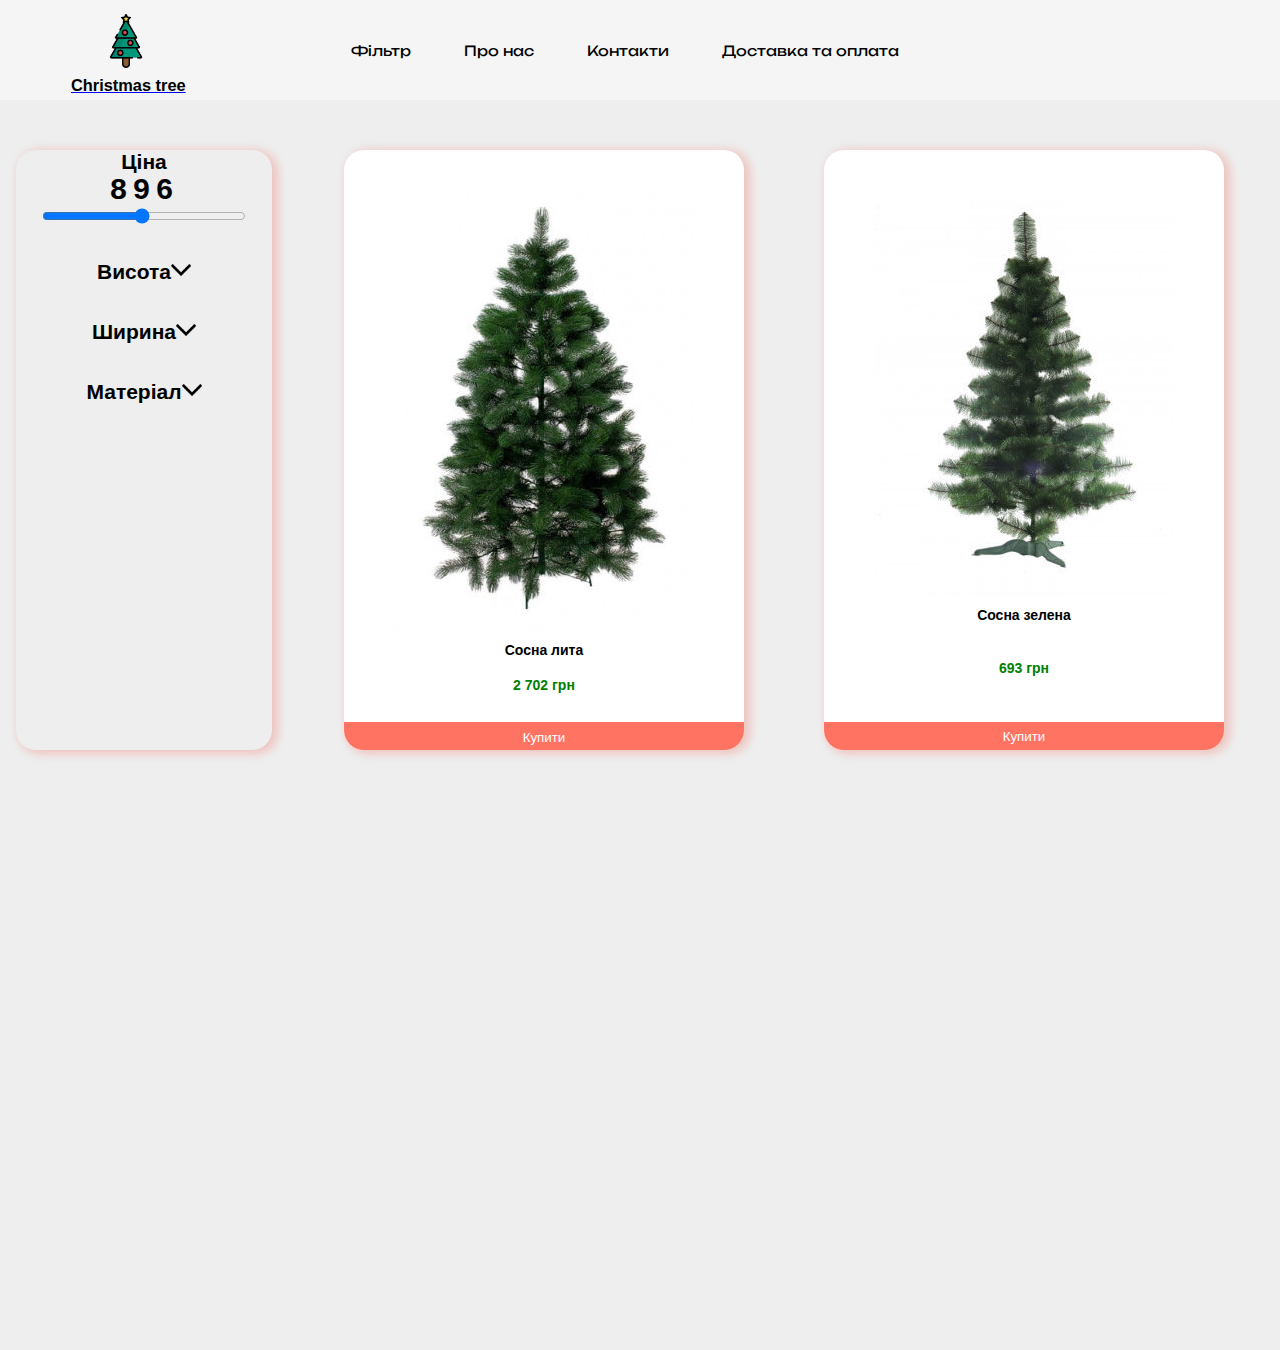
<file: 5Catal.html>
<!DOCTYPE html>
<html lang="en">
<head>
    <meta charset="UTF-8">
    <meta http-equiv="X-UA-Compatible" content="IE=edge">
    <meta name="viewport" content="width=device-width, initial-scale=1.0">
    <title>Сосна</title>
    <link rel="stylesheet" href="style.css">
    <link rel="stylesheet" href="https://cdnjs.cloudflare.com/ajax/libs/font-awesome/6.2.1/css/all.min.css" integrity="sha512-MV7K8+y+gLIBoVD59lQIYicR65iaqukzvf/nwasF0nqhPay5w/9lJmVM2hMDcnK1OnMGCdVK+iQrJ7lzPJQd1w==" crossorigin="anonymous" referrerpolicy="no-referrer" />
    <script src="https://cdnjs.cloudflare.com/ajax/libs/jquery/3.6.1/jquery.min.js" integrity="sha512-aVKKRRi/Q/YV+4mjoKBsE4x3H+BkegoM/em46NNlCqNTmUYADjBbeNefNxYV7giUp0VxICtqdrbqU7iVaeZNXA==" crossorigin="anonymous" referrerpolicy="no-referrer"></script>
<style>
 .ProductLine1{
        width: 100%;
        height: 500px;
  display: flex;
  align-items: center;
  justify-content: space-around;
  position: relative;
    }
</style>
</head>
<body>
    <div class="wrap">
        <div class="header">
            <div class="Logo">
                <a href="file:///C:/Users/Oleg/Desktop/Crismas%20Projeckt/index.html">
                <img src="./img/Logo.webp" alt="" class="logo">
                    <h3>Christmas tree</h3>
                  </a>
               </div>
            <div class="nav">
                <a href="#">Фільтр</a>
        <a href="#">Про нас</a>
        <a href="#">Контакти</a>
        <a href="#">Доставка та оплата</a>
            
            </div>
            <div class="Shopping">
                <i class="fa-solid fa-heart heart"></i><div class="hertMath"></div>
                <i class="fa-solid fa-cart-shopping cart" ></i><div class="cartMath"></div>
            </div>
        </div>
        <div class="FirstScreen">
            
            <div class="Prisebox">
                <h2>Ціна</h2>
                <div class="priceBox">
                <label for="speed" class="speedView" id="speedView"></label>
                <input type="range" min="346" max="1466" step="50" id="speed" class="speed">
            </div>
            <br>
            <div class="slide">
                <h2>Висота <img src="./img/arrow.png" alt="" class="arrow" id="arrow1"> <img src="./img/arrow2.png" alt="" class="arrow2" id="arrow2"> </h2>
                <br>
                <div class="slideButtons" id="slideButtons">
                    <div class="SlideButton" id="slB1">3M</div>
                    <div class="SlideButton" id="slB2">2M</div>
                <div class="SlideButton" id="slB3">1M</div>
                </div>
            </div>
            <div class="slide">
                <h2>Ширина <img src="./img/arrow.png" alt="" class="arrow" id="arrow3"> <img src="./img/arrow2.png" alt="" class="arrow2" id="arrow4"> </h2>
                <br>
                <div class="slideButtons" id="slideButtons2">
                    <div class="SlideButton" id="slB3">2M</div>
                    <div class="SlideButton" id="slB4">1M</div>
                <div class="SlideButton" id="slB5">0,5M</div>
                </div>
            </div>
            <div class="slide">
                <h2>Матеріал <img src="./img/arrow.png" alt="" class="arrow" id="arrow3"> <img src="./img/arrow2.png" alt="" class="arrow2" id="arrow4"> </h2>
                <br>
                <div class="slideButtons" id="slideButtons2">
                    <div class="SlideButton" id="slB3">2M</div>
                    <div class="SlideButton" id="slB4">1M</div>
                <div class="SlideButton" id="slB5">0,5M</div>
                </div>
            </div>
            <div class="heightBox">

            </div>
            </div>
            <div class="catalog">
                <div class="ProductLine1">
                    <div class="ProductBox" id="ProductBox">
                        <div class="ProductInfo" id="ProductInfo">
                            <div class="ProductInfoTop">
                                <h2> Характеристики:</h2>
                                <i class="fa-solid fa-xmark Exit" id="ExitBut"></i>
                            </div>
                            <br>
                            <p>Вид:Не засніжені</p>
                            <br>
                            <p> Висота:1,50</p>
                            <br>
                            <p>Конструкція:Стовбурова</p>
                            <br>
                            <p>Країна-виробник товару:Україна</p>
                            <br>
                            <p>Матеріал:Литий полімер</p>
                            <br>
                            <p>Матеріал підставки:Пластикова</p>
                            <br>
                            <p>Матеріал стовбура:Метал</p>
                            <br>
                            <p>Призначення:Інтер'єрні</p>
                            <br>
                            <p>Тип:Ялинки</p>
                            <br>
                            <p>Ширина (м):1.0</p>
                        </div>
                        <div class="HeadtLine"><i class="fa-regular fa-heart ProductBoxheart"></i></div>
                        <img src="./img/Product25.jpg" alt="">
                        <p>Сосна лита</p>
                        <br>
                        <p class="Price">2 702 грн</p>
                        <br>
                        <button class="ProductBoxButton">Купити</button>
                    </div>
                    <div class="ProductBox">
                        <div class="ProductInfo" id="ProductInfo">
                            <div class="ProductInfoTop">
                                <h2> Характеристики:</h2>
                                <i class="fa-solid fa-xmark Exit" id="ExitBut"></i>
                            </div>
                            <br>
                            <br>
                            <p>Вид:Не засніжені</p>
                            <br>
                            <p> Висота:1,20</p>
                            <br>
                            <p>Гарантія: 24 місяці</p>
                            <br>
                            <p>Конструкція:Стовбурова</p>
                            <br>
                            <p>Країна-виробник товару:Україна</p>
                            <br>
                            <p>Матеріал:ПВХ</p>
                            <br>
                            <p>Матеріал підставки:Пластик</p>
                            <br>
                            <p>Матеріал стовбура:Метал</p>
                            <br>
                            <p>Призначення:Інтер'єрні</p>
                            <br>
                            <p>Тип:Ялинки</p>
                            <br>
                            <p>Колір:Білий</p>
                            <br>
                            <p>Ширина (м):0.66</p>
                            <br>
                            <p>Діаметр гілки (мм):50</p>
                        </div>
                        <div class="HeadtLine"><i class="fa-regular fa-heart ProductBoxheart"></i></div>
                        <img src="./img/Product26.jpg" alt="">
                        <p>Сосна зелена</p>
                        <br>
                        <p class="Price">693 грн</p>
                        <br>
                        <button class="ProductBoxButton">Купити</button>
                    </div>
                </div>

                
            </div>
        </div>
    </div>

    <script>
        let speedReading = 896;
speedView.innerHTML = speedReading;

speed.onclick = function () {
    speedView.innerHTML = this.value;
    speedReading = this.value;
}
function formTrigger(state) {
    if (state === 1) {
        place.style.display = 'flex';
        add.style.display = 'none';
        area.style.display = 'none';
        speed.style.display = 'none';
        speedView.style.display = 'none';
    } else {
        place.style.display = 'none';
        add.style.display = 'block';
        area.style.display = 'block';
        speed.style.display = 'block';
        speedView.style.display = 'block';

    }

}
arrow1.onclick = function(){
    arrow1.style.display = 'none';
    arrow2.style.display = 'flex';
    slideButtons.style.display = 'flex';
}
arrow2.onclick = function(){
    arrow2.style.display = 'none';
    arrow1.style.display = 'flex';
    slideButtons.style.display = 'none';
}
slB1.onclick = function(){
    slB1.style.background = 'rgba(240, 29, 6, 0.2)';
    slB1.style.color = 'white';
}
slB2.onclick = function(){
    slB2.style.background = 'rgba(240, 29, 6, 0.2)';
    slB2.style.color = 'white';
}
slB3.onclick = function(){
    slB3.style.background = 'rgba(240, 29, 6, 0.2)';
    slB3.style.color = 'white';
}
ExitBut.onclick = function(){
    ProductInfo.style.display = 'none';
}
likes = 0;
$('.ProductBoxheart').attr('like', false);

$('.ProductBoxheart').click(function (e) {
    let like = $(this).attr('ProductBoxheart');
    if (like == "false") {
        $(this).css('color' , 'rgba(240, 29, 6, 0.2)');
        $(this).attr('ProductBoxheart', true);
        likes--;
    } else {
        $(this).css('color', 'red');
        $(this).attr('ProductBoxheart', false);
        likes++;
    }
    $('.hertMath').css('display','flex')
    $('.hertMath').text(likes);
});

let boughts = 0
$('.ProductBoxButton').attr('Bougth', false);

$('.ProductBoxButton').click(function (e) {
    let like = $(this).attr('ProductBoxButton');
    if (like == "false") {
        $(this).css('background', 'rgba(255, 100, 82, 0.9)');
        $(this).css('color' , 'white');
        $(this).attr('ProductBoxButton', true);
        boughts--;
    } else {
        $(this).css('background', 'rgba(255, 100, 85, 0.8)');
        $(this).css('color', 'black');
        $(this).attr('ProductBoxButton', false);
        boughts++;
    }
    $('.cartMath').css('display','flex')
    $('.cartMath').text(boughts);
});
let exit = $('.Exit');
$('.Exit').click(function(){
    if(exit == false){
    $('.ProductInfo').css('opacity', '0');
    $('.ProductInfo').css('top', '0')
    }else{
        $('.ProductInfo').css('opacity', '1');
    $('.ProductInfo').css('top', '100%')
    }
})
    </script>
</body>
</html>
</file>
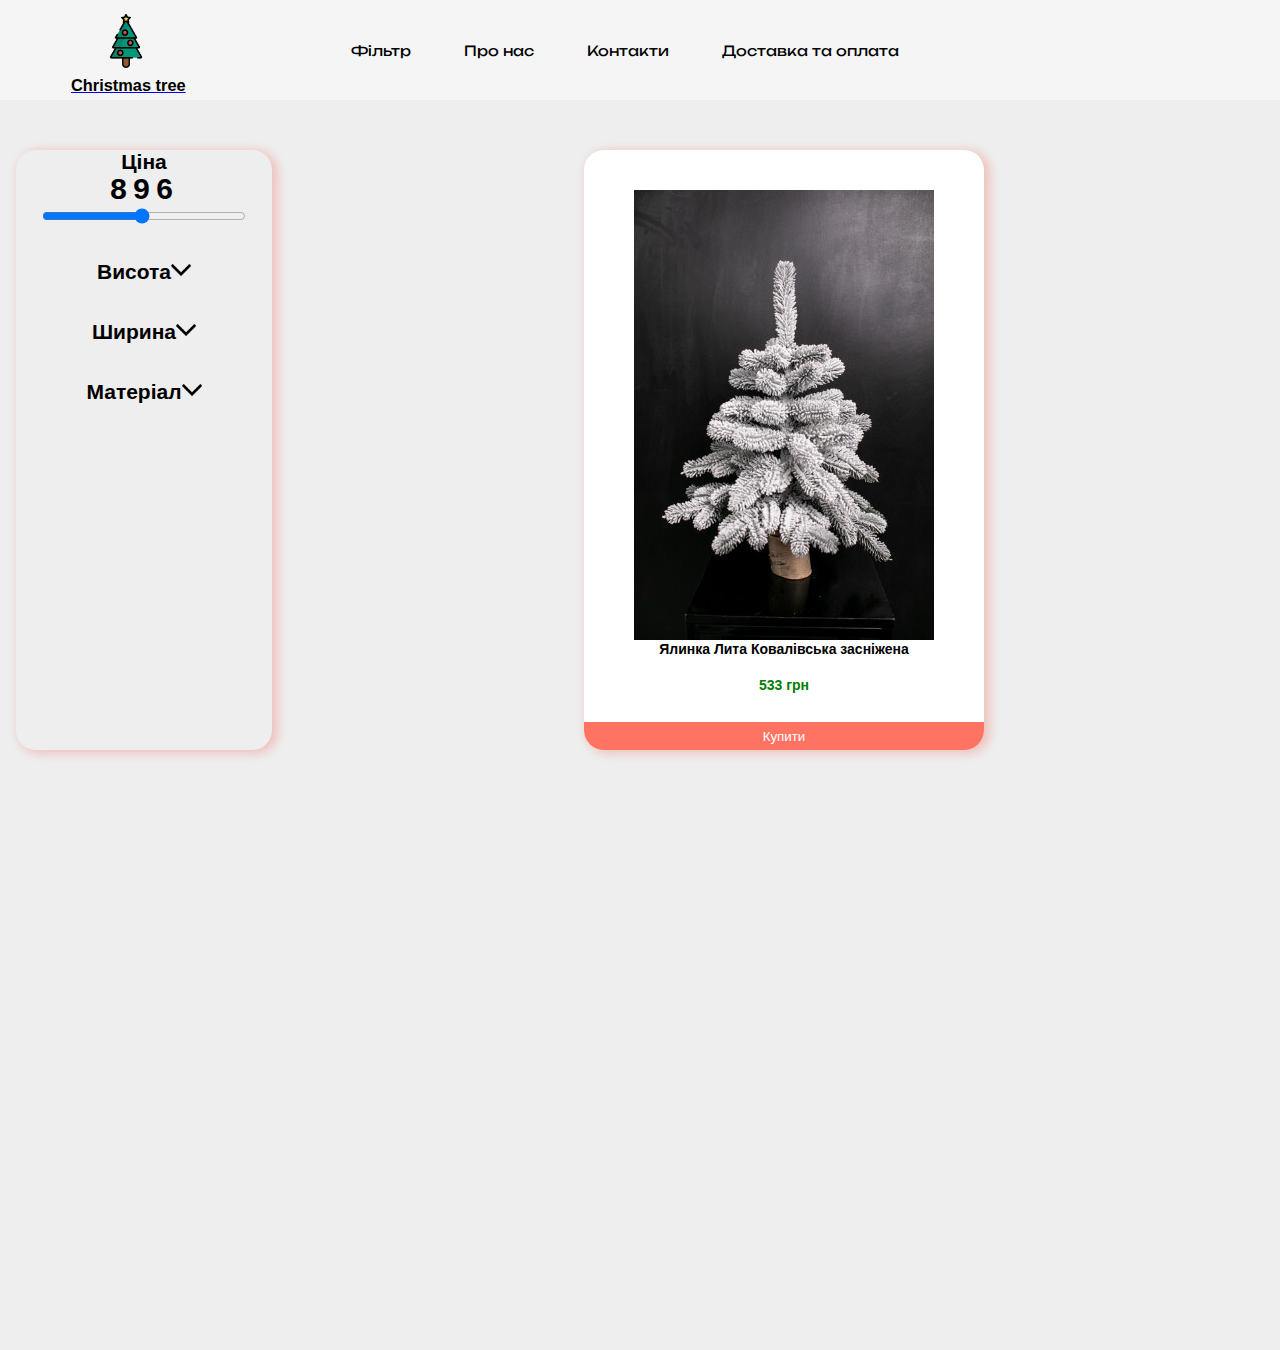
<file: 6Catal.html>
<!DOCTYPE html>
<html lang="en">
<head>
    <meta charset="UTF-8">
    <meta http-equiv="X-UA-Compatible" content="IE=edge">
    <meta name="viewport" content="width=device-width, initial-scale=1.0">
    <title>Сосна</title>
    <link rel="stylesheet" href="style.css">
    <link rel="stylesheet" href="https://cdnjs.cloudflare.com/ajax/libs/font-awesome/6.2.1/css/all.min.css" integrity="sha512-MV7K8+y+gLIBoVD59lQIYicR65iaqukzvf/nwasF0nqhPay5w/9lJmVM2hMDcnK1OnMGCdVK+iQrJ7lzPJQd1w==" crossorigin="anonymous" referrerpolicy="no-referrer" />
    <script src="https://cdnjs.cloudflare.com/ajax/libs/jquery/3.6.1/jquery.min.js" integrity="sha512-aVKKRRi/Q/YV+4mjoKBsE4x3H+BkegoM/em46NNlCqNTmUYADjBbeNefNxYV7giUp0VxICtqdrbqU7iVaeZNXA==" crossorigin="anonymous" referrerpolicy="no-referrer"></script>
<style>
    .ProductLine1{
        width: 100%;
        height: 500px;
  display: flex;
  align-items: center;
  justify-content: space-around;
  position: relative;
    }
</style>
</head>
<body>
    <div class="wrap">
        <div class="header">
            <div class="Logo">
                <a href="file:///C:/Users/Oleg/Desktop/Crismas%20Projeckt/index.html">
                <img src="./img/Logo.webp" alt="" class="logo">
                    <h3>Christmas tree</h3>
                  </a>
               </div>
            <div class="nav">
                <a href="#">Фільтр</a>
        <a href="#">Про нас</a>
        <a href="#">Контакти</a>
        <a href="#">Доставка та оплата</a>
            
            </div>
            <div class="Shopping">
                <i class="fa-solid fa-heart heart"></i><div class="hertMath"></div>
                <i class="fa-solid fa-cart-shopping cart" ></i><div class="cartMath"></div>
            </div>
        </div>
        <div class="FirstScreen">
            
            <div class="Prisebox">
                <h2>Ціна</h2>
                <div class="priceBox">
                <label for="speed" class="speedView" id="speedView"></label>
                <input type="range" min="346" max="1466" step="50" id="speed" class="speed">
            </div>
            <br>
            <div class="slide">
                <h2>Висота <img src="./img/arrow.png" alt="" class="arrow" id="arrow1"> <img src="./img/arrow2.png" alt="" class="arrow2" id="arrow2"> </h2>
                <br>
                <div class="slideButtons" id="slideButtons">
                    <div class="SlideButton" id="slB1">3M</div>
                    <div class="SlideButton" id="slB2">2M</div>
                <div class="SlideButton" id="slB3">1M</div>
                </div>
            </div>
            <div class="slide">
                <h2>Ширина <img src="./img/arrow.png" alt="" class="arrow" id="arrow3"> <img src="./img/arrow2.png" alt="" class="arrow2" id="arrow4"> </h2>
                <br>
                <div class="slideButtons" id="slideButtons2">
                    <div class="SlideButton" id="slB3">2M</div>
                    <div class="SlideButton" id="slB4">1M</div>
                <div class="SlideButton" id="slB5">0,5M</div>
                </div>
            </div>
            <div class="slide">
                <h2>Матеріал <img src="./img/arrow.png" alt="" class="arrow" id="arrow3"> <img src="./img/arrow2.png" alt="" class="arrow2" id="arrow4"> </h2>
                <br>
                <div class="slideButtons" id="slideButtons2">
                    <div class="SlideButton" id="slB3">2M</div>
                    <div class="SlideButton" id="slB4">1M</div>
                <div class="SlideButton" id="slB5">0,5M</div>
                </div>
            </div>
            <div class="heightBox">

            </div>
            </div>
            <div class="catalog">
                <div class="ProductLine1">
                    <div class="ProductBox" id="ProductBox">
                        <div class="ProductInfo" id="ProductInfo">
                            <div class="ProductInfoTop">
                                <h2> Характеристики:</h2>
                                <i class="fa-solid fa-xmark Exit" id="ExitBut"></i>
                            </div>
                            <br>
                            <p>Вид:Засніжені</p>
                            <br>
                            <p> Висота:0.65 м</p>
                            <br>
                            <p>Конструкція:Стовбурова</p>
                            <br>
                            <p>Країна-виробник товару:Україна</p>
                            <br>
                            <p>Матеріал:Литий полімер</p>
                            <br>
                            <p>Матеріал підставки:Метал</p>
                            <br>
                            <p>Матеріал стовбура:Метал</p>
                            <br>
                            <p>Призначення:Інтер'єрні</p>
                            <br>
                            <p>Тип:Ялинки</p>
                            <br>
                            <p>Діаметр гілки (мм):40</p>
                        </div>
                        <div class="HeadtLine"><i class="fa-regular fa-heart ProductBoxheart"></i></div>
                        <img src="./img/Product27.jpg" alt="">
                        <p>Ялинка Лита Ковалівська засніжена</p>
                        <br>
                        <p class="Price">533 грн</p>
                        <br>
                        <button class="ProductBoxButton">Купити</button>
                    </div>
                </div>

                
            </div>
        </div>
    </div>

    <script>
        let speedReading = 896;
speedView.innerHTML = speedReading;

speed.onclick = function () {
    speedView.innerHTML = this.value;
    speedReading = this.value;
}
function formTrigger(state) {
    if (state === 1) {
        place.style.display = 'flex';
        add.style.display = 'none';
        area.style.display = 'none';
        speed.style.display = 'none';
        speedView.style.display = 'none';
    } else {
        place.style.display = 'none';
        add.style.display = 'block';
        area.style.display = 'block';
        speed.style.display = 'block';
        speedView.style.display = 'block';

    }

}
arrow1.onclick = function(){
    arrow1.style.display = 'none';
    arrow2.style.display = 'flex';
    slideButtons.style.display = 'flex';
}
arrow2.onclick = function(){
    arrow2.style.display = 'none';
    arrow1.style.display = 'flex';
    slideButtons.style.display = 'none';
}
slB1.onclick = function(){
    slB1.style.background = 'rgba(240, 29, 6, 0.2)';
    slB1.style.color = 'white';
}
slB2.onclick = function(){
    slB2.style.background = 'rgba(240, 29, 6, 0.2)';
    slB2.style.color = 'white';
}
slB3.onclick = function(){
    slB3.style.background = 'rgba(240, 29, 6, 0.2)';
    slB3.style.color = 'white';
}
ExitBut.onclick = function(){
    ProductInfo.style.display = 'none';
}
likes = 0;
$('.ProductBoxheart').attr('like', false);

$('.ProductBoxheart').click(function (e) {
    let like = $(this).attr('ProductBoxheart');
    if (like == "false") {
        $(this).css('color' , 'rgba(240, 29, 6, 0.2)');
        $(this).attr('ProductBoxheart', true);
        likes--;
    } else {
        $(this).css('color', 'red');
        $(this).attr('ProductBoxheart', false);
        likes++;
    }
    $('.hertMath').css('display','flex')
    $('.hertMath').text(likes);
});

let boughts = 0
$('.ProductBoxButton').attr('Bougth', false);

$('.ProductBoxButton').click(function (e) {
    let like = $(this).attr('ProductBoxButton');
    if (like == "false") {
        $(this).css('background', 'rgba(255, 100, 82, 0.9)');
        $(this).css('color' , 'white');
        $(this).attr('ProductBoxButton', true);
        boughts--;
    } else {
        $(this).css('background', 'rgba(255, 100, 85, 0.8)');
        $(this).css('color', 'black');
        $(this).attr('ProductBoxButton', false);
        boughts++;
    }
    $('.cartMath').css('display','flex')
    $('.cartMath').text(boughts);
});
let exit = $('.Exit');
$('.Exit').click(function(){
    if(exit == false){
    $('.ProductInfo').css('opacity', '0');
    $('.ProductInfo').css('top', '0')
    }else{
        $('.ProductInfo').css('opacity', '1');
    $('.ProductInfo').css('top', '100%')
    }
})
    </script>
</body>
</html>
</file>
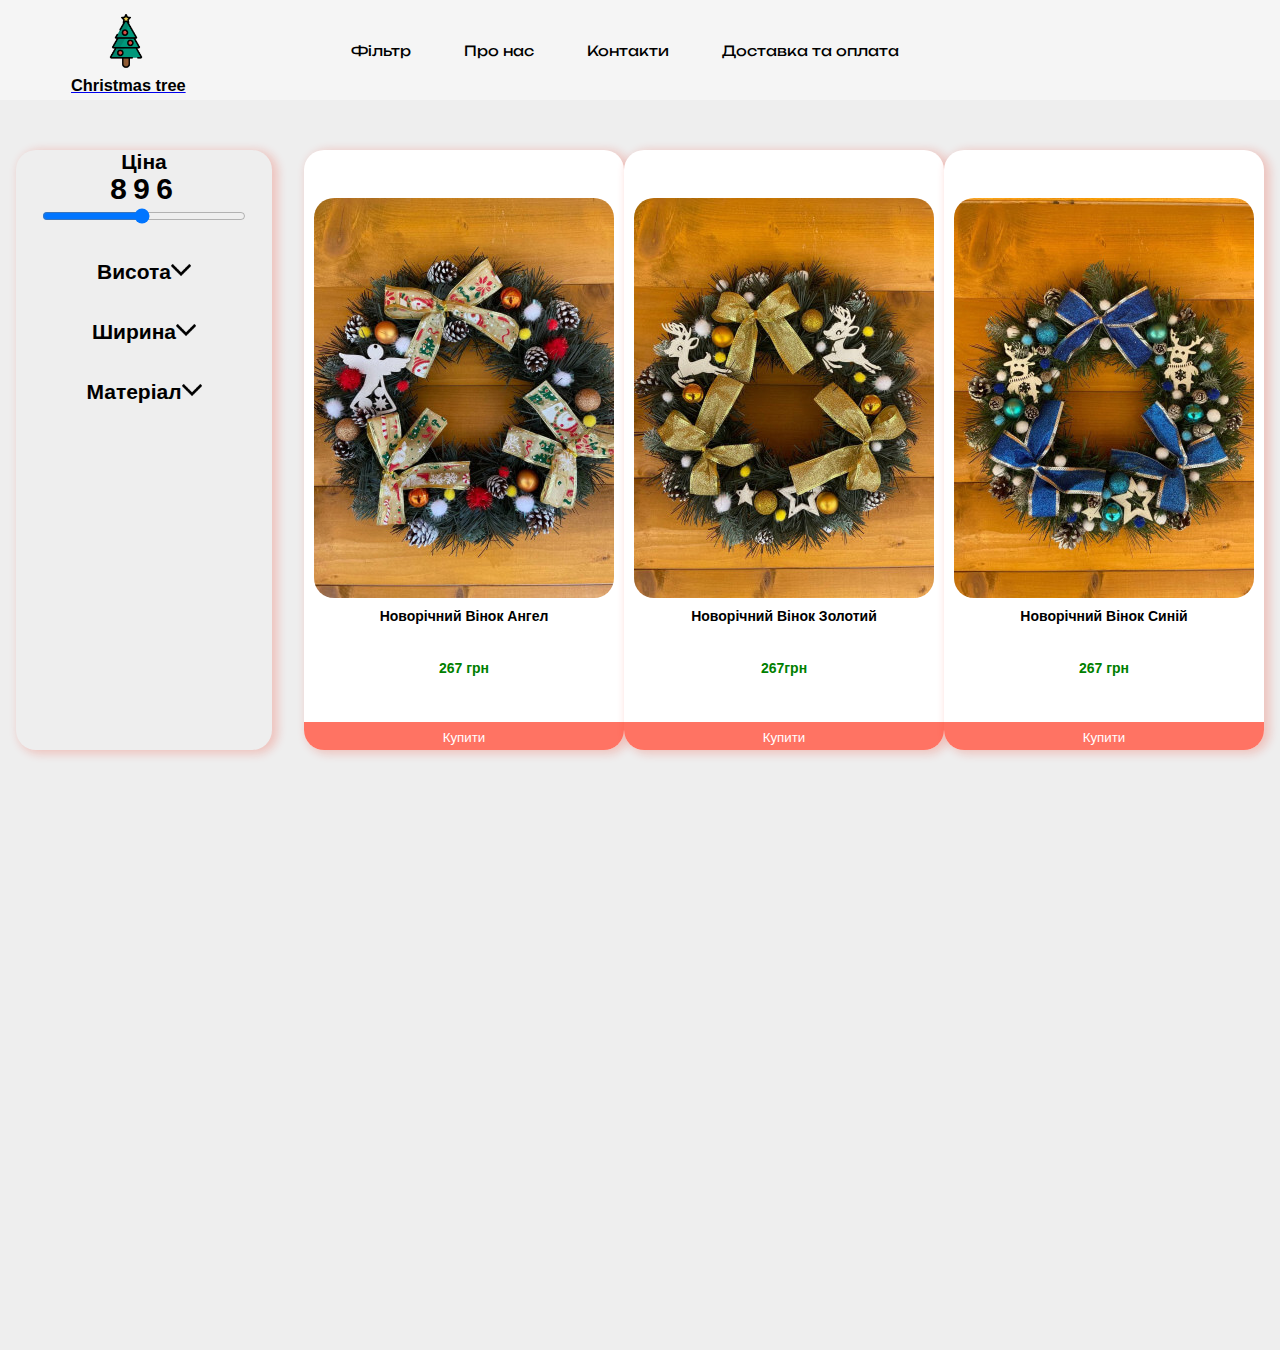
<file: 7Catal.html>
<!DOCTYPE html>
<html lang="en">
<head>
    <meta charset="UTF-8">
    <meta http-equiv="X-UA-Compatible" content="IE=edge">
    <meta name="viewport" content="width=device-width, initial-scale=1.0">
    <title>Сосна</title>
    <link rel="stylesheet" href="style.css">
    <link rel="stylesheet" href="https://cdnjs.cloudflare.com/ajax/libs/font-awesome/6.2.1/css/all.min.css" integrity="sha512-MV7K8+y+gLIBoVD59lQIYicR65iaqukzvf/nwasF0nqhPay5w/9lJmVM2hMDcnK1OnMGCdVK+iQrJ7lzPJQd1w==" crossorigin="anonymous" referrerpolicy="no-referrer" />
    <script src="https://cdnjs.cloudflare.com/ajax/libs/jquery/3.6.1/jquery.min.js" integrity="sha512-aVKKRRi/Q/YV+4mjoKBsE4x3H+BkegoM/em46NNlCqNTmUYADjBbeNefNxYV7giUp0VxICtqdrbqU7iVaeZNXA==" crossorigin="anonymous" referrerpolicy="no-referrer"></script>
<style>
    .ProductLine1{
        width: 100%;
        height: 500px;
  display: flex;
  align-items: center;
  justify-content: space-around;
  position: relative;
    }
    .ProductLine1 img{
        border-radius: 20px;
    }
</style>
</head>
<body>
    <div class="wrap">
        <div class="header">
            <div class="Logo">
                <a href="file:///C:/Users/Oleg/Desktop/Crismas%20Projeckt/index.html">
                <img src="./img/Logo.webp" alt="" class="logo">
                    <h3>Christmas tree</h3>
                  </a>
               </div>
            <div class="nav">
                <a href="#">Фільтр</a>
        <a href="#">Про нас</a>
        <a href="#">Контакти</a>
        <a href="#">Доставка та оплата</a>
            
            </div>
            <div class="Shopping">
                <i class="fa-solid fa-heart heart"></i><div class="hertMath"></div>
                <i class="fa-solid fa-cart-shopping cart" ></i><div class="cartMath"></div>
            </div>
        </div>
        <div class="FirstScreen">
            
            <div class="Prisebox">
                <h2>Ціна</h2>
                <div class="priceBox">
                <label for="speed" class="speedView" id="speedView"></label>
                <input type="range" min="346" max="1466" step="50" id="speed" class="speed">
            </div>
            <br>
            <div class="slide">
                <h2>Висота <img src="./img/arrow.png" alt="" class="arrow" id="arrow1"> <img src="./img/arrow2.png" alt="" class="arrow2" id="arrow2"> </h2>
                <br>
                <div class="slideButtons" id="slideButtons">
                    <div class="SlideButton" id="slB1">3M</div>
                    <div class="SlideButton" id="slB2">2M</div>
                <div class="SlideButton" id="slB3">1M</div>
                </div>
            </div>
            <div class="slide">
                <h2>Ширина <img src="./img/arrow.png" alt="" class="arrow" id="arrow3"> <img src="./img/arrow2.png" alt="" class="arrow2" id="arrow4"> </h2>
                <br>
                <div class="slideButtons" id="slideButtons2">
                    <div class="SlideButton" id="slB3">2M</div>
                    <div class="SlideButton" id="slB4">1M</div>
                <div class="SlideButton" id="slB5">0,5M</div>
                </div>
            </div>
            <div class="slide">
                <h2>Матеріал <img src="./img/arrow.png" alt="" class="arrow" id="arrow3"> <img src="./img/arrow2.png" alt="" class="arrow2" id="arrow4"> </h2>
                <br>
                <div class="slideButtons" id="slideButtons2">
                    <div class="SlideButton" id="slB3">2M</div>
                    <div class="SlideButton" id="slB4">1M</div>
                <div class="SlideButton" id="slB5">0,5M</div>
                </div>
            </div>
            <div class="heightBox">

            </div>
            </div>
            <div class="catalog">
                <div class="ProductLine1">
                    <div class="ProductBox" id="ProductBox">
                        <div class="ProductInfo" id="ProductInfo">
                            <div class="ProductInfoTop">
                                <h2> Характеристики:</h2>
                                <i class="fa-solid fa-xmark Exit" id="ExitBut"></i>
                            </div>
                            <br>
                            <p>Вид:Не засніжені</p>
                            <br>
                            <p>Матеріал:каркас + пвх</p>
                            <br>
                            <p>Призначення:Декор</p>
                            <br>
                        </div>
                        <div class="HeadtLine"><i class="fa-regular fa-heart ProductBoxheart"></i></div>
                        <img src="./img/Product28.jpg" alt="">
                        <p>Новорічний Вінок Ангел</p>
                        <br>
                        <p class="Price">267 грн</p>
                        <br>
                        <button class="ProductBoxButton">Купити</button>
                    </div>
                    <div class="ProductBox">
                        <div class="ProductInfo" id="ProductInfo">
                            <div class="ProductInfoTop">
                                <h2> Характеристики:</h2>
                                <i class="fa-solid fa-xmark Exit" id="ExitBut"></i>
                            </div>
                            <br>
                            <p>Вид:Не засніжені</p>
                            <br>
                            <p>Матеріал:каркас + пвх</p>
                            <br>
                            <p>Призначення:Декор</p>
                            <br>
                        </div>
                        <div class="HeadtLine"><i class="fa-regular fa-heart ProductBoxheart"></i></div>
                        <img src="./img/Product29.jpg" alt="">
                        <p>Новорічний Вінок Золотий</p>
                        <br>
                        <p class="Price">267грн</p>
                        <br>
                        <button class="ProductBoxButton">Купити</button>
                    </div>
                    <div class="ProductBox">
                        <div class="ProductInfo" id="ProductInfo">
                            <div class="ProductInfoTop">
                                <h2> Характеристики:</h2>
                                <i class="fa-solid fa-xmark Exit" id="ExitBut"></i>
                            </div>
                            <br>
                            <p>Вид:Не засніжені</p>
                            <br>
                            <p>Матеріал:каркас + пвх</p>
                            <br>
                            <p>Призначення:Декор</p>
                            <br>
                        </div>
                        <div class="HeadtLine"><i class="fa-regular fa-heart ProductBoxheart"></i></div>
                        <img src="./img/Product30.jpg" alt="">
                        <p>Новорічний Вінок Синій</p>
                        <br>
                        <p class="Price">267 грн</p>
                        <br>
                        <button class="ProductBoxButton">Купити</button>
                    </div>
                </div>

                
            </div>
        </div>
    </div>

    <script>
        let speedReading = 896;
speedView.innerHTML = speedReading;

speed.onclick = function () {
    speedView.innerHTML = this.value;
    speedReading = this.value;
}
function formTrigger(state) {
    if (state === 1) {
        place.style.display = 'flex';
        add.style.display = 'none';
        area.style.display = 'none';
        speed.style.display = 'none';
        speedView.style.display = 'none';
    } else {
        place.style.display = 'none';
        add.style.display = 'block';
        area.style.display = 'block';
        speed.style.display = 'block';
        speedView.style.display = 'block';

    }

}
arrow1.onclick = function(){
    arrow1.style.display = 'none';
    arrow2.style.display = 'flex';
    slideButtons.style.display = 'flex';
}
arrow2.onclick = function(){
    arrow2.style.display = 'none';
    arrow1.style.display = 'flex';
    slideButtons.style.display = 'none';
}
slB1.onclick = function(){
    slB1.style.background = 'rgba(240, 29, 6, 0.2)';
    slB1.style.color = 'white';
}
slB2.onclick = function(){
    slB2.style.background = 'rgba(240, 29, 6, 0.2)';
    slB2.style.color = 'white';
}
slB3.onclick = function(){
    slB3.style.background = 'rgba(240, 29, 6, 0.2)';
    slB3.style.color = 'white';
}
ExitBut.onclick = function(){
    ProductInfo.style.display = 'none';
}
likes = 0;
$('.ProductBoxheart').attr('like', false);

$('.ProductBoxheart').click(function (e) {
    let like = $(this).attr('ProductBoxheart');
    if (like == "false") {
        $(this).css('color' , 'rgba(240, 29, 6, 0.2)');
        $(this).attr('ProductBoxheart', true);
        likes--;
    } else {
        $(this).css('color', 'red');
        $(this).attr('ProductBoxheart', false);
        likes++;
    }
    $('.hertMath').css('display','flex')
    $('.hertMath').text(likes);
});

let boughts = 0
$('.ProductBoxButton').attr('Bougth', false);

$('.ProductBoxButton').click(function (e) {
    let like = $(this).attr('ProductBoxButton');
    if (like == "false") {
        $(this).css('background', 'rgba(255, 100, 82, 0.9)');
        $(this).css('color' , 'white');
        $(this).attr('ProductBoxButton', true);
        boughts--;
    } else {
        $(this).css('background', 'rgba(255, 100, 85, 0.8)');
        $(this).css('color', 'black');
        $(this).attr('ProductBoxButton', false);
        boughts++;
    }
    $('.cartMath').css('display','flex')
    $('.cartMath').text(boughts);
});
let exit = $('.Exit');
$('.Exit').click(function(){
    if(exit == false){
    $('.ProductInfo').css('opacity', '0');
    $('.ProductInfo').css('top', '0')
    }else{
        $('.ProductInfo').css('opacity', '1');
    $('.ProductInfo').css('top', '100%')
    }
})
    </script>
</body>
</html>
</file>
<file: style.css>
@import url('https://fonts.googleapis.com/css2?family=Martian+Mono:wght@600&family=Montserrat:ital,wght@0,200;0,300;1,300&display=swap');
@import url('https://fonts.googleapis.com/css2?family=Martian+Mono:wght@600&family=Montserrat:ital,wght@0,200;0,300;1,300&display=swap');
@import url('https://fonts.googleapis.com/css2?family=Martian+Mono:wght@600&family=Montserrat:ital,wght@0,200;0,300;1,300&family=Unbounded:wght@700&display=swap');
*{
    margin: 0;
    padding: 0;
    box-sizing: border-box;
}
.wrap{
    width: 100%;
    min-height: 100vh;
    box-sizing: border-box;
    flex-direction: column;
    justify-content: center;
    display: flex;
    justify-content: flex-start;
    align-items: center;
}
.header{
    width: 100%;
    height: 100px;
    background-color: rgb(245, 245, 245);
    display: flex;
    align-items: center;
    justify-content: space-around;
    position: fixed;
    top: 0;
    left: 0;
    z-index: 200;
}
.LikeMenu{
  width: 50%;
  height: 20%;
  display: none;
  position: absolute;
  z-index: 300;
  background-color: #fff;
  border-radius: 20px;
  text-align: center;
  align-items: flex-start;
  justify-content: center;
}
.LikeMenuTop{
  width: 100%;
  height: 5%;
  display: flex;
  justify-content: space-between;
  padding: 30px;
}
.Shopping{
  width: 150px;
  height: 100px;
  display: flex;
  justify-content: space-around;
  align-items: center;
}
.nav{
    display: flex;
    align-items: center;
    width:600px;
    height: 100px;
    justify-content: space-around;
    font-family: 'Unbounded', cursive;
}
.nav a{
    color: #000;
    text-decoration: none;
}
.nav a:hover{
color: green;
}
.FirstScreen{
    width: 100%;
    height: 100vh;
    display: flex;
    justify-content: space-around;
    align-items: center;
}

body {
  position: relative;
  height: 100%;
}

body {
  background: #eee;
  font-family: Helvetica Neue, Helvetica, Arial, sans-serif;
  font-size: 14px;
  color: #000;
  margin: 0;
  padding: 0;
}

.swiper {
  width: 100%;
  height: 100%;
}
.swiper2{
  width: 100%;
  height: 20%;
}

.swiper-slide {
  text-align: center;
  font-size: 18px;
  background: #fff;

  /* Center slide text vertically */
  display: -webkit-box;
  display: -ms-flexbox;
  display: -webkit-flex;
  display: flex;
  -webkit-box-pack: center;
  -ms-flex-pack: center;
  -webkit-justify-content: center;
  justify-content: center;
  -webkit-box-align: center;
  -ms-flex-align: center;
  -webkit-align-items: center;
  align-items: center;
}

.heart{
  font-size: 30px;
  cursor: pointer;
}
.heart:hover{
  color: red;
  transition: 0.3s;
}
.instagram{
  font-size: 30px;
  cursor: pointer;
}
.instagram:hover{
  color:#e60d18;
  transition: 0.3s;
}
.facebook{
  font-size: 30px;
  cursor: pointer;
}
.facebook:hover{
  color: blue;
  transition: 0.3s;
}
.cart{
  font-size: 28px;
  cursor: pointer;
  position: relative;
  top: 5px;
}
.cart:hover{
  color: green;
  transition: 0.3s;
}
.swiper-slide img {
  display: block;
  width: 100%;
  height: 100%;
  object-fit: cover;
}

.swiper {
  margin-left: auto;
  margin-right: auto;
}
.logo{
  width: 70px;
  height: 70px;
  display: flex;
  position: relative;
  left: 20px;
}
.Logo{
  width: 120px;
  height: 100px;
  display: flex;
  flex-direction: column;
  align-items: center;
  justify-content: center;
  cursor: pointer;
  color: #000;
    text-decoration: none;
}
.Logo h3{
  color: #000;
    text-decoration: none;
}
.Slide1{
  width: 100%;
  height: 100%;
  display: flex;
  justify-content: center;
  align-items: center;
  flex-direction: column;
  background-image:url(./img/Slide1.webp);
  color: #000;
  font-family: 'Unbounded', cursive;
}
.Slide1 h2{
  width: 78%;
}
.Slide2{
  width: 100%;
  height: 100%;
  display: flex;
  justify-content: center;
  align-items: center;
  flex-direction: column;
  background-image:url(./img/Slide2.webp);
  color: #000;
}
.Slide3{
  width: 100%;
  height: 100%;
  display: flex;
  justify-content: center;
  align-items: center;
  flex-direction: column;
  background-image:url(./img/slide3.webp);
  color: #000;
}
.Slide4{
  width: 100%;
  height: 100%;
  display: flex;
  justify-content: center;
  align-items: center;
  flex-direction: column;
  background-image:url(./img/Slide4.webp);
  color: #000;
}
.Action{
  width: 100px;
  height: 100px;
  display: flex;
  justify-content: center;
  align-items: center;
  background-color: orange;
  color: white;
  border-radius: 50%;
}
.swiper-slide2{
  background-position: center;
        background-size: cover;
        width: 100px;
        height: 100px;
}
.SecondScreen{  
  width: 100%;
  min-height: 1100px;
  display: flex;
  align-items: center;
  justify-content: space-around;
  flex-direction: column;
}
.CatalogBoxesLine{
  width: 100%;
  min-height: 500px;
  display: flex;
  justify-content: space-around;
  align-items: center;
}
.CatalogBox{
  width: 400px;
  height: 500px;
  border-radius: 20px;
flex-direction: column;
  background-size:cover;
  background-position:center;
  box-shadow: 4px 2px 10px 2px rgba(240, 29, 6, 0.2);
  display: flex;
  align-items: flex-end;
  cursor: pointer;
  overflow: hidden;
  position: relative;
  background-color: white;
}
.CatalogBox img{
width: 400px;
height: 92%;
border-start-end-radius: 20px;
border-start-start-radius: 20px;
transition: 0.5s;
}
.CatalogBox img:hover{
  transform: scale(1.2);
  transition: 0.5s;
  }
.CatalogBoxName{
  width: 100%;
  height: 40px;
  background-color: rgb(238, 68, 68);
  text-align: center;
  justify-content: center;
  align-items: center;
  color: #fff;
  display: flex;
  border-end-end-radius: 20px;
  border-end-start-radius: 20px;
  font-family: 'Montserrat', sans-serif;
  font-weight: 800;
  z-index: 100;
  position: absolute;
  top: 460px;
  left: 0;
}
#DecImg{
  width: 100%;
  height: 400px;
  position: relative;
  top: 30px;
}
.CatalogBoxName a{ 
  text-decoration: none;
  font-family: 'Montserrat', sans-serif;
  font-weight: 800;
  color: #000;
}
.ef1:hover{
  background-color: white;
  color: black;
}
.VideoBox{
  width: 100%;
  height: 700px;
  justify-content: center;
  align-items: center;
  display: flex;
}
.Video{
  width: 85%;
  min-height: 600px;
}
.ComentsBox{
  width: 100%;
  min-height:700px;
  display: flex;
  background-color: rgb(223, 218, 218);
  padding: 10px 20px;
  flex-direction: column;
}
.ComentsLogo{
  font-family: 'Montserrat', sans-serif;
  font-weight: 900;
}
.comentBox{
  width: 100%;
  height: 150px;
  background-color: rgb(201, 199, 199);
  display: flex;
  align-items: center;
  font-family: 'Montserrat', sans-serif;
  padding: 0 10px;
  font-weight: 800;
}
.comentBox p{
  position: relative;
  left: 20px;
}
.UserLogo{
  width: 80px;
  height: 80px;
  background-image: url(./img/Man1.webp);
  background-position: center;
  background-size:cover;
  border-radius: 50%;
}
.UserLogo2{
  width: 80px;
  height: 80px;
  background-image: url(./img/Woman1.webp);
  background-position: center;
  background-size:cover;
  border-radius: 50%;
}
.UserLogo3{
  width: 80px;
  height: 80px;
  background-image: url(./img/Man2.webp);
  background-position: center;
  background-size:cover;
  border-radius: 50%;
}
.UserLogo4{
  width: 80px;
  height: 80px;
  background-image: url(./img/Woman2.jpg);
  background-position: center;
  background-size:cover;
  border-radius: 50%;
}
.footerBox{
  width: 100%;
  height: 500px;
  justify-content: center;
  display: flex;
  align-items: center;
}
.footer{
  width: 100%;
  height: 500px;
  padding: 20px;
  display: flex;
 flex-direction: column;
  align-items: flex-start;
  background-color: rgb(80, 80, 80);
  color: white;
}
.footerItemsBox{
  width: 100%;
  height: 80%;
  display: flex;
  justify-content: space-between;
}
.FooterItem{
  width: 20%;
  height: 80%;
  display: flex;
  flex-direction: column;
}
.FooterItem a{
  text-decoration: none;
  font-family: 'Montserrat', sans-serif;
  font-weight: 900;
  color: #fff;
}
.FooterItem a:hover{
  color: greenyellow;
}
.socialNetworks{
  width: 60px;
  height: 30px;
  display: flex;
  justify-content: space-between;
  align-items: center;
}
.ProductBoxheart{
  font-size: 30px;
  cursor: pointer;
  color: rgba(240, 29, 6, 0.2);
}

.hertMath{
  width: 20px;
  height: 20px;
  border-radius: 20px;
  background-color: orange;
  position: relative;
  left: -25px;
  top: -10px;
  z-index: 200;
  color: white;
  display: none;
  text-align: center;
  justify-content: center;
  cursor: pointer;
}
.cartMath{
  width: 20px;
  height: 20px;
  border-radius: 20px;
  background-color: orange;
  position: relative;
  left: -20px;
  top: -10px;
  z-index: 200;
  color: white;
  display: none;
  text-align: center;
  justify-content: center;
  cursor: pointer;
}
.Prisebox{
  width: 20%;
  height: 600px;
  box-shadow: 4px 2px 10px 2px rgba(240, 29, 6, 0.2);
  border-radius: 20px;
  display: flex;
  flex-direction: column;
  align-items: center;
}
.priceBox{
  width: 100%;
  height: 10%;
  display: flex;
  flex-direction: column;
  align-items: center;
}
.speed{
  width: 80%;
}
.speedView{
  position: relative;
  font-size: 30px;
  color: black;
  font-weight: 900;
  font-family: monospace;
  letter-spacing: 5px;
}
.arrow{
  width: 20px;
  height: 20px;
  cursor: pointer;
}
.arrow2{
  width: 30px;
  height: 30px;
  cursor: pointer;
  display: none;
}
.slide{
  width: 100%;
  height: 60px;
  display: flex;
  justify-content: center;
  align-items: center;
  flex-direction: column;
}
.slideButtons{
  width: 100%;
  height: 50px;
  display: flex;
  justify-content: space-around;
  display: none;
}
.SlideButton{
  width: 50px;
  height: 30px;
  background-color: #fff;
  border: 2px solid rgba(240, 29, 6, 0.2);
  border-radius: 20px;
  display: flex;
  text-align: center;
  align-items: center;
  justify-content: center;
  cursor: pointer;
}
.slide h2{
display: flex;
}
.catalog{
  width: 75%;
  min-height: 200vh;
  display: flex;
  align-items: flex-start;
  justify-content: center;
  flex-direction: column;

}
.ProductLine{
  width: 90%;
  height: 500px;
  display: flex;
  align-items: center;
  justify-content: space-around;
  position: relative;
  top: 325px;
  margin: 50px;
}
.ProductBox{
  width: 400px;
  height:600px;
  display: flex;
  flex-direction: column;
  align-items: center;
  justify-content:space-between;
  background-color: #fff;
  border-radius: 20px;
  box-shadow: 4px 2px 10px 2px rgba(240, 29, 6, 0.2);
  font-family: Helvetica Neue, Helvetica, Arial, sans-serif;
  font-weight: 700;
  padding: 8px 0px;
  z-index: 1;
  position: relative;
  overflow: hidden;
}
.ProductBox:hover .ProductInfo{
  opacity: 1;
  top: 0;
}

.ProductInfo{
  width: 400px;
  height:600px;
  background-color: rgba(255, 100, 82, 0.8);
  color: black;
  position: relative;
  flex-direction: column;
padding: 10px 20px;
z-index:10;
font-family: Helvetica Neue, Helvetica, Arial, sans-serif;
font-weight: 900;
opacity: 0;
position: absolute;
top: 100%;
left: 0;
border-radius: 20px;
-webkit-transition: all .5s;
-o-transition: all .5s;
transition: all .5s;
}
.ProductInfoTop{
  width: 100%;
  height: 20px;
  display: flex;
  justify-content: space-between;
}
.Exit{
  font-size: 20px;
  border: none;
  cursor: pointer;
}
.HeadtLine{
  width: 100%;
  height: 30px;
  display: flex;
  justify-content: flex-end;
  padding: 0 20px;
  position: relative;
}
.ProductHeart{
  width: 30px;
  height: 30px;
  display: flex;
  cursor: pointer;
}
.ProductBoxButton{
  width: 100%;
  height: 30px;
  color: #fff;
  background-color: rgba(255, 100, 82, 0.9);
  border: none;
  cursor: pointer;
  position: relative;
 top: 10px;
  z-index: 5;
}
.Price{
  color: green;
  font-weight: 900;
}
</file>
